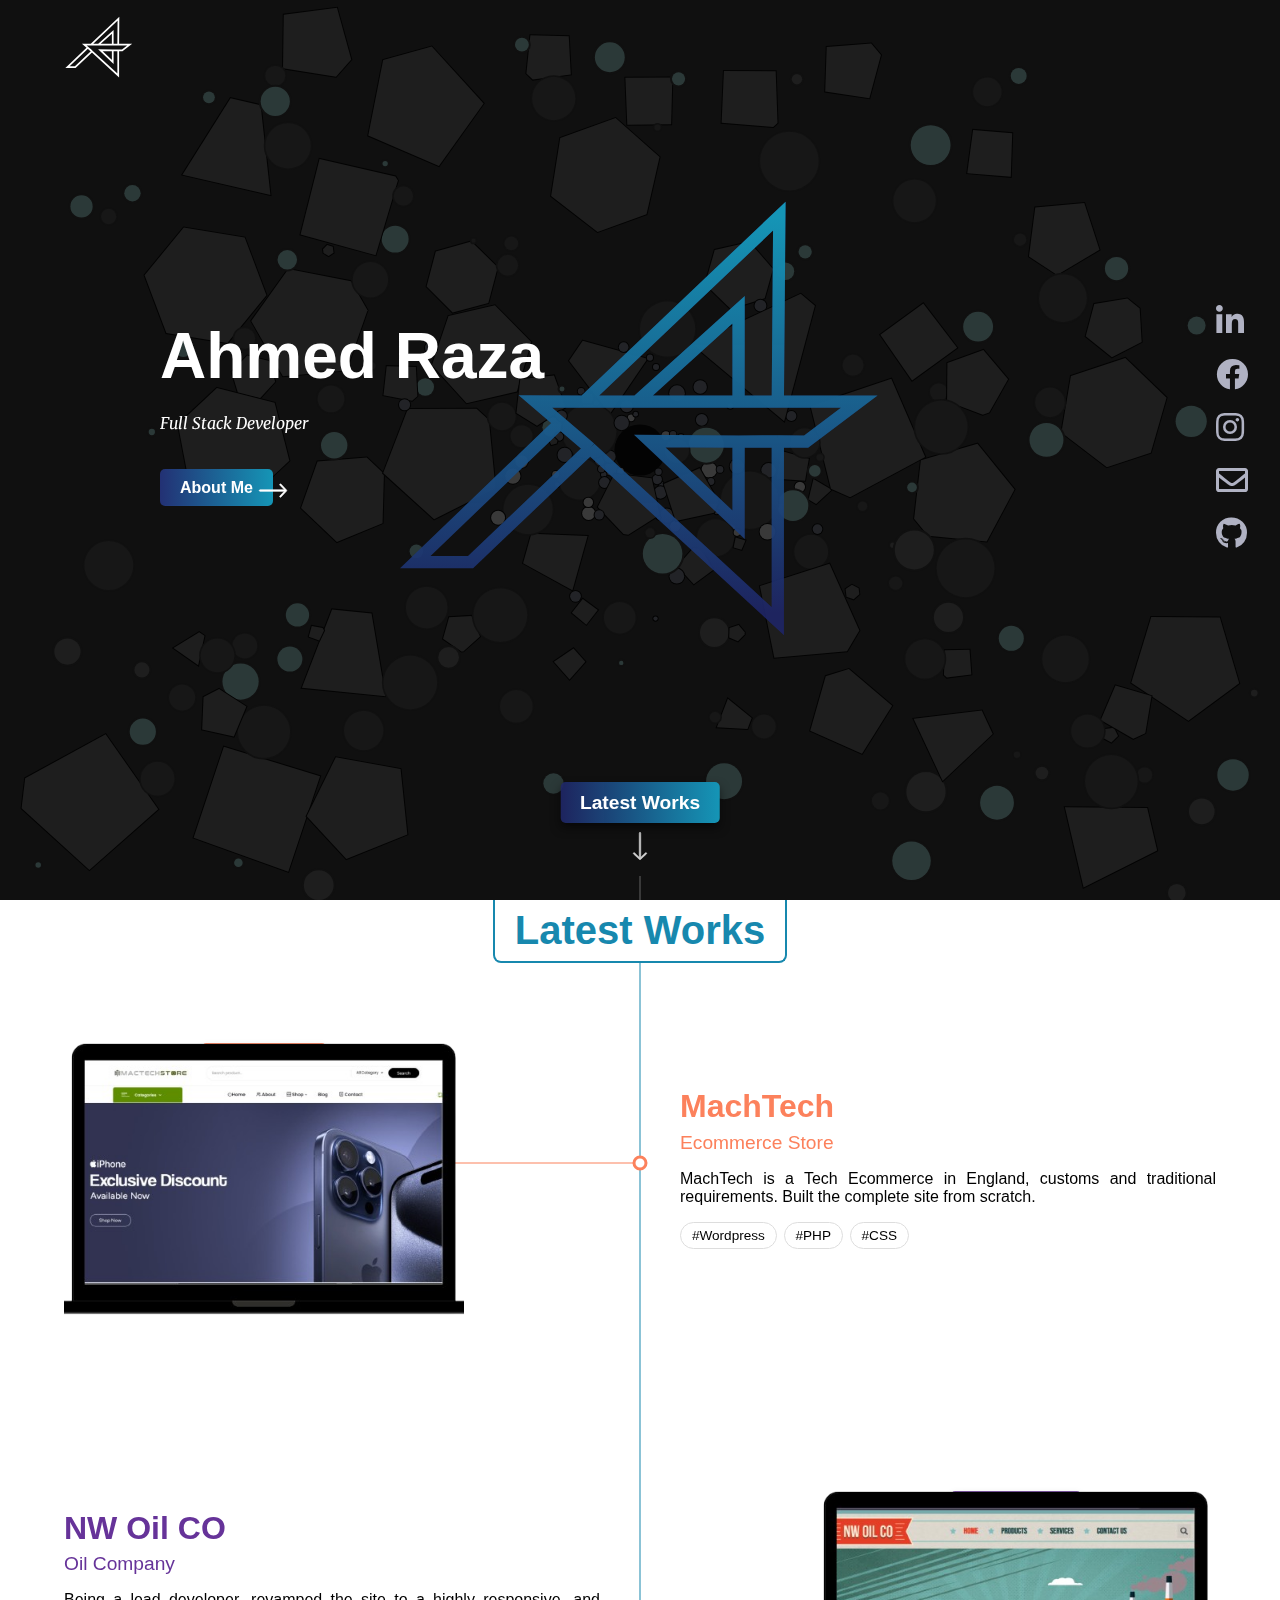
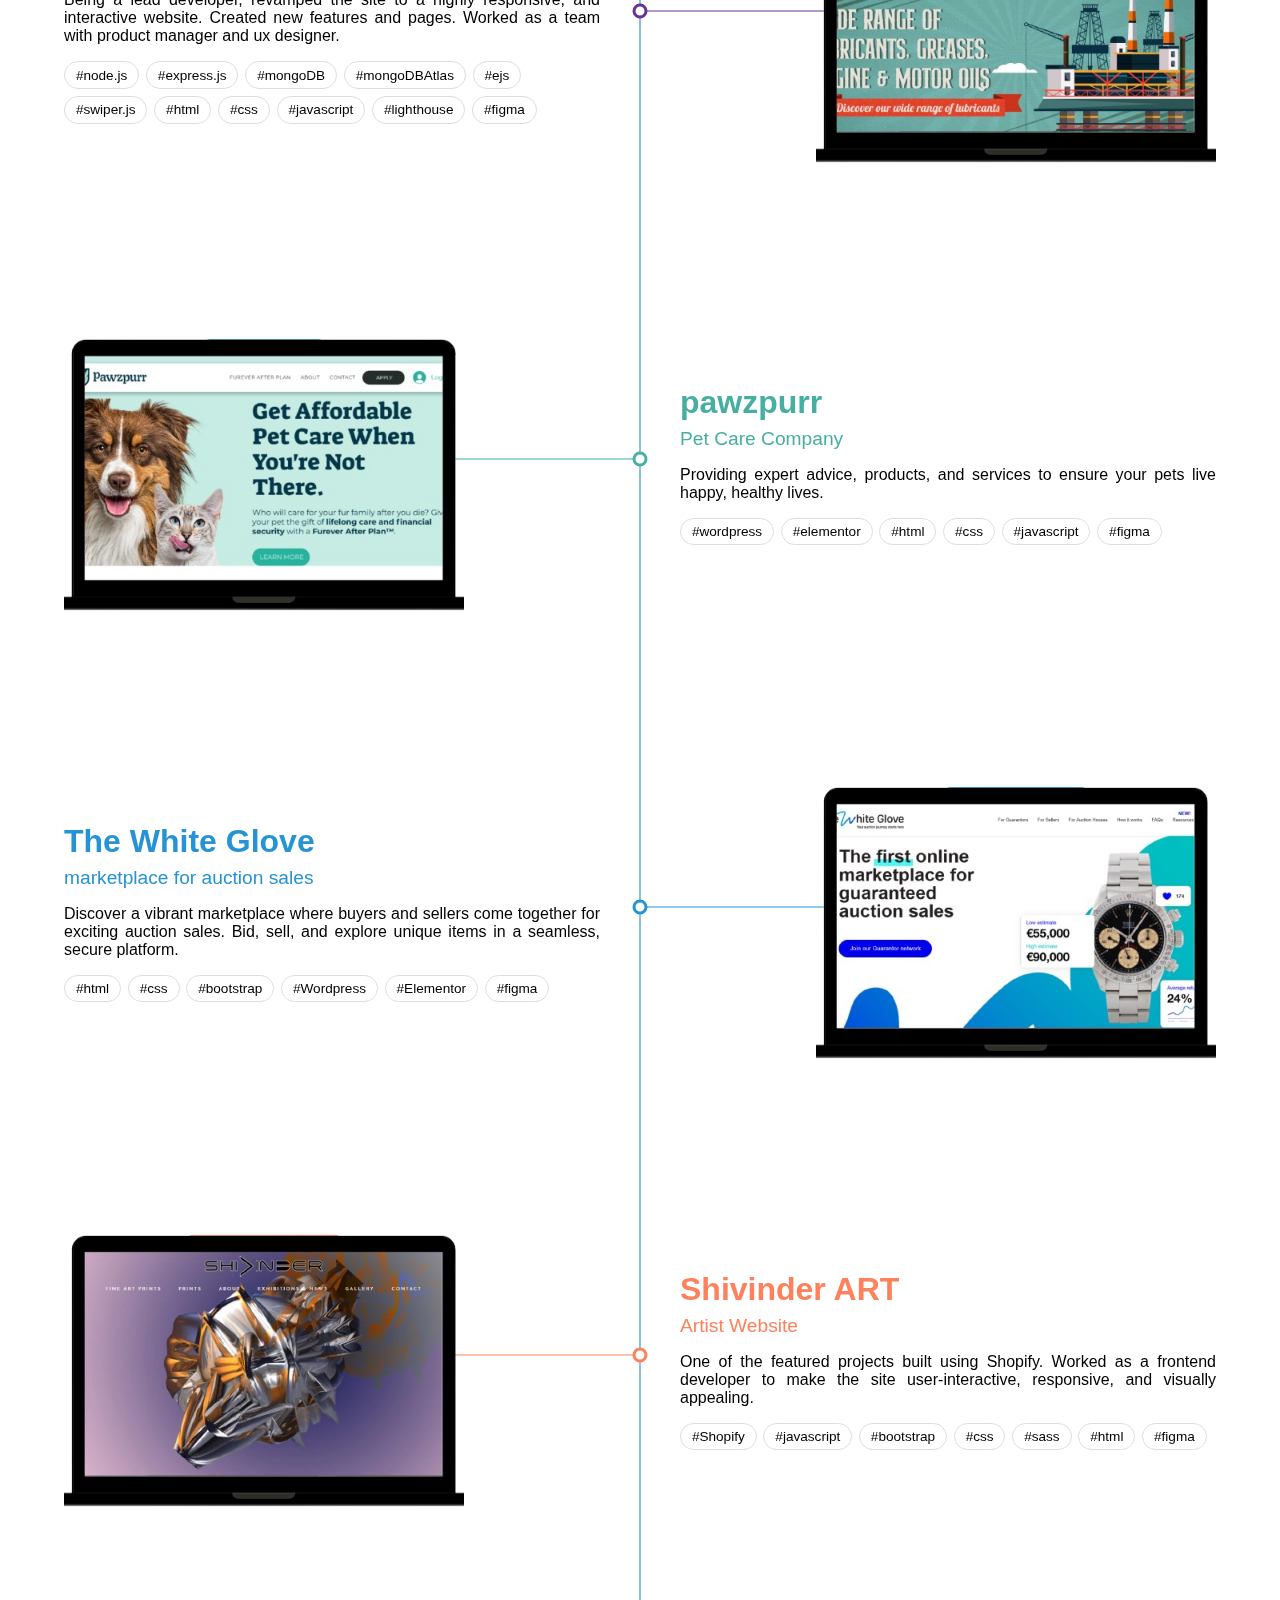
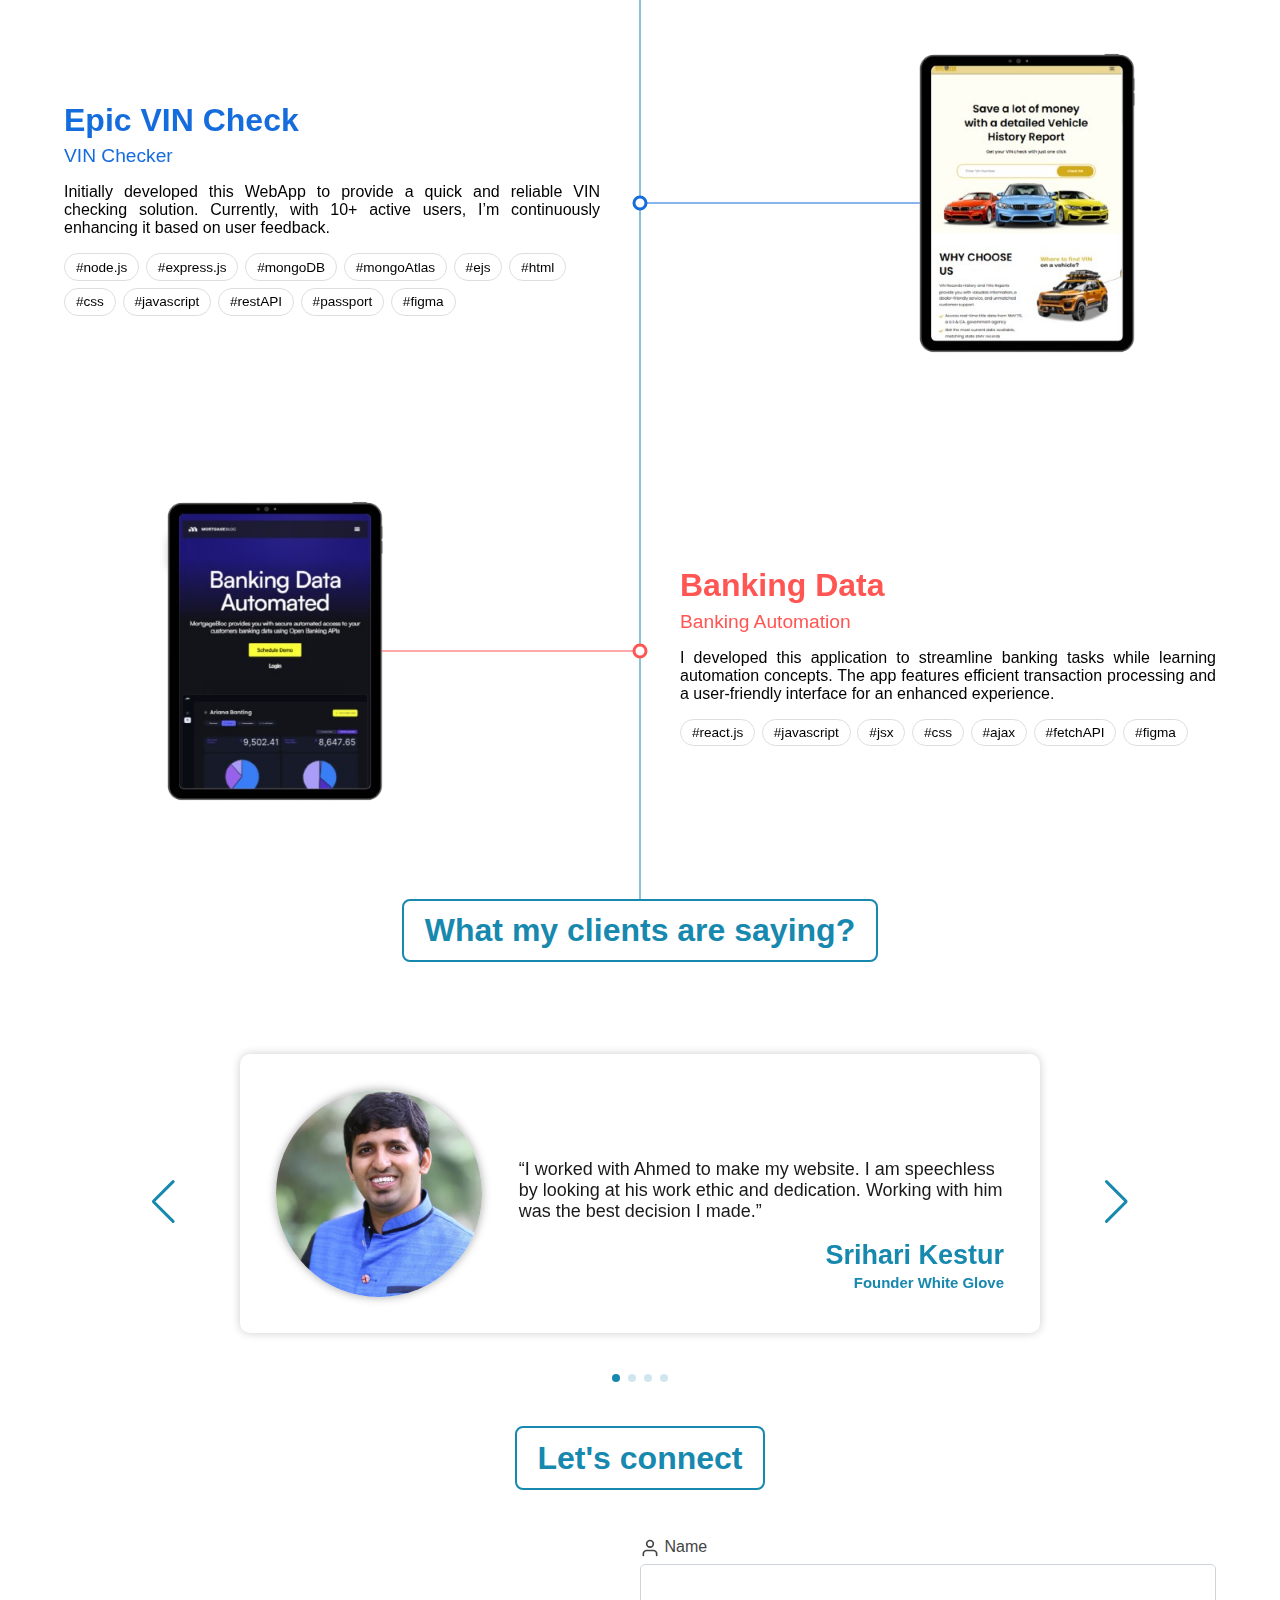
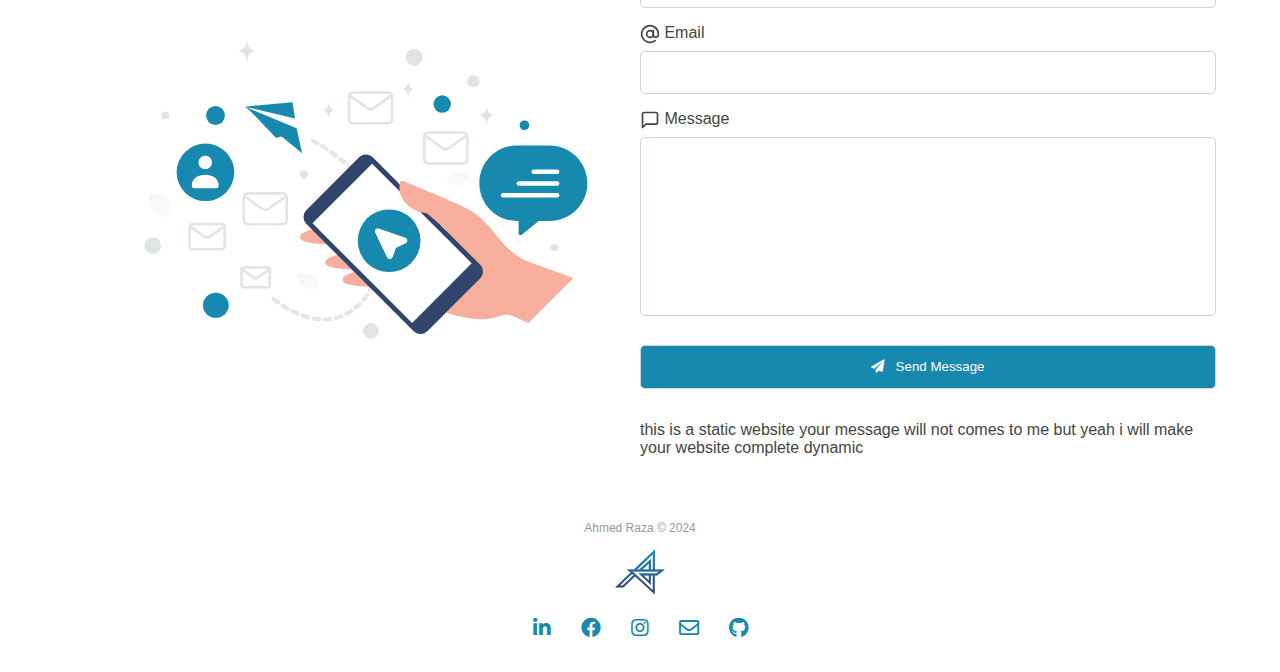
<file: portfooooooooolililil/ahmed/index.html>
<!DOCTYPE html>
<html lang="en">

  
<!-- Mirrored from anuragsinghbam.netlify.app/ by HTTrack Website Copier/3.x [XR&CO'2014], Fri, 15 Nov 2024 16:21:57 GMT -->
<!-- Added by HTTrack --><meta http-equiv="content-type" content="text/html;charset=UTF-8" /><!-- /Added by HTTrack -->
<head>
    <meta charset="UTF-8" />
    <meta http-equiv="X-UA-Compatible" content="IE=edge" />
    <meta name="viewport" content="width=device-width, initial-scale=1.0" />
    <link rel="stylesheet" href="style.css" />
    <link rel="icon" href="images/name-logo-favicon.svg" type="image/gif" sizes="16x16" />

    <!-- Fontawesome -->
    <link href="../pro.fontawesome.com/releases/v5.10.0/css/all.css" rel="stylesheet" />

    <!-- Calendar -->
    <link rel="stylesheet"
      href="../cdn.jsdelivr.net/gh/IonicaBizau/github-calendar%40gh-pages/dist/github-calendar.css" />

    <!-- Swiper JS -->
    <link rel="stylesheet" href="../unpkg.com/swiper%4011.1.14/swiper-bundle.min.css" />

    <title>Ahmed Raza</title>
  </head>

  <body id="body-container">
    <section class="main-section">
      <div class="hero-section">
        <nav class="navbar">
          <div class="logo">
            <a href="index.html">
              <img src="images/name-logo-white.svg" alt="logo" />
            </a>
          </div>
          <div class="nav-links">
            <!-- Theme toggle icons -->
            <div class="theme-toggler" style="display:none">
              <img src="images/moon.png" alt="Dark theme toggle" id="icon">
            </div>
            <div class="phone-icon" style="display:none">
              <a href="five.html" target="_blank"><img src="images/phone.svg" alt="phone icon" draggable="false" /></a>
            </div>
            <div class="whatsapp-icon">
              <!-- <a href="five.html"
                target="_blank"><img class="" width="24" height="24" src="images/telegram.svg" alt="telegram icon"
                  draggable="false" /></a> -->
            </div>
          </div>
        </nav>
        <div class="hero-section-text">
          <div class="hero-content">
            <h1>Ahmed Raza</h1>
            <p>Full Stack Developer</p>
            <div class="about-me-btn">
              <span class="about-me-text">About Me</span>
              <div class="right-arrow">
                <img src="images/right-arrow.svg" alt="right-arrow" draggable="false" />
              </div>
            </div>
          </div>
          <div class="name-logo">
            <img src="images/name-logo.svg" alt="name logo" />
          </div>
        </div>
        <div class="about-section">
          <div class="x-icon">
            <img src="images/x.svg" alt="x icon" draggable="false" />
          </div>
          <div class="about-me">
            <div class="about-me-text">
              <h2 class="about-me-title">ABOUT ME</h2>
              <p class="about-me-detail">
                I help business owners and busy web developers to design &
                develop creative websites that fits their vision and attracts
                the visitors to stay for ever. Technologies and tools that I use
                to create such awesome websites.
              </p>

              <ul class="about-me-detail">
                <li>#javascript</li>
                <li>#react.js</li>
                <li>#redux</li>
                <li>#node.js</li>
                <li>#express.js</li>
                <li>#mongoDB</li>
                <li>#mongoose</li>
                <li>#cloudinary</li>
                <li>#ejs</li>
                <li>#html</li>
                <li>#css</li>
                <li>#sass</li>
                <li>#bootstrap</li>
                <li>#tailwind</li>
                <li>#git</li>
                <li>#github</li>
                <li>#aws</li>
                <li>#terminal</li>
                <li>#adobeXD</li>
                <li>#figma</li>
                <li>Shopify</li>
                <li>#Wordpress</li>


              </ul>

              <div class="top-skills">
                <h2 class="mern">Full Stack</h2>

                <div class="top-skills-icons">
                  <div class="mongodb-icon">
                    <div class="tooltip">mongoDB</div>

                    <svg xmlns="http://www.w3.org/2000/svg" width="50" height="50" viewBox="0 0 24 24" fill="#47A248"
                      stroke="none" stroke-width="2" stroke-linecap="round" stroke-linejoin="round" class="">
                      <path
                        d="M17.18 9.518c-1.263-5.56-4.242-7.387-4.562-8.086C12.266.939 11.885 0 11.885 0c-.002.019-.004.031-.005.049v.013h-.001c-.002.015-.003.025-.004.039v.015h-.002c0 .01-.002.018-.002.026v.026h-.003c-.001.008-.001.018-.003.025v.021h-.002c0 .007 0 .015-.002.021v.02h-.002c0 .01-.001.022-.002.032v.002c-.003.017-.006.034-.009.05v.008h-.002c-.001.004-.003.008-.003.012v.017h-.003v.022h-.005v.018h-.005v.021h-.004v.019h-.004v.017h-.006v.014h-.004v.018h-.004v.014h-.005v.013H11.8v.015h-.004c-.001.001-.001.003-.001.004v.01h-.003c-.001.002-.001.004-.001.006v.006h-.002c-.001.003-.002.008-.002.01-.003.007-.007.014-.01.021v.002c-.002.002-.004.005-.005.007v.008h-.004v.008h-.005v.008h-.003v.01h-.006v.014h-.004v.004h-.004v.008h-.004v.011h-.004v.008h-.006v.011h-.004v.008h-.005v.008h-.003v.01h-.005v.008h-.004v.006h-.004v.008h-.006V.76h-.004v.006h-.005v.008h-.004v.011h-.005v.004h-.003v.008h-.006v.004h-.004v.01h-.004v.004h-.004v.008h-.005v.006h-.003l-.002.004v.004h-.002c-.001.002-.002.002-.002.004v.001h-.001c-.001.003-.002.005-.004.007v.003h-.001c-.005.006-.008.012-.012.018v.001c-.002.002-.007.006-.009.01v.002h-.001c-.001.001-.003.002-.003.003v.003h-.002l-.003.003v.001h-.001c0 .001-.002.002-.003.004v.004h-.003l-.002.002v.002h-.002c0 .002-.002.002-.002.003v.003h-.004c0 .001-.001.002-.002.003V.92h-.003v.004h-.004V.93h-.004v.008h-.005V.93h-.005v.004h-.004V.94h-.005v.008h-.005v.004h-.004v.006h-.004v.004h-.004V.97h-.006v.004h-.004V.98h-.005v.004h-.004v.005h-.005v.01h-.002v.004h-.006v.005h-.004v.002h-.004v.004h-.005v.01h-.004v.004h-.005v.004h-.004v.006h-.005v.004h-.005v.004h-.004v.004h-.004v.01h-.004v.005h-.006v.004h-.004v.004h-.005v.006h-.004v.004h-.005v.007h-.004v.004h-.006V1.1h-.002v.004h-.004v.004h-.005v.004h-.004v.006h-.005v.004h-.003c-.001.001-.001.002-.001.002v.002h-.002l-.004.004s-.002.002-.004.003v.006h-.004v.005h-.004v.004h-.004v.004h-.003l-.003.003v.003h-.002l-.002.002v.003h-.002c-.005.006-.007.01-.014.016-.002.002-.008.007-.012.01-.012.008-.027.021-.039.032-.008.005-.016.012-.022.017v.001h-.001c-.016.013-.031.025-.049.039v.001c-.024.02-.047.039-.074.062V1.34h-.002c-.057.047-.117.1-.186.159V1.5h-.001c-.169.148-.37.338-.595.568l-.015.015-.004.004C9 3.494 6.857 6.426 6.631 11.164c-.02.392-.016.773.006 1.144v.009c.109 1.867.695 3.461 1.428 4.756v.001c.292.516.607.985.926 1.405v.001c1.102 1.455 2.227 2.317 2.514 2.526.441 1.023.4 2.779.4 2.779l.644.215s-.131-1.701.053-2.522c.057-.257.192-.476.349-.662.106-.075.42-.301.797-.645.018-.019.028-.036.044-.054 1.521-1.418 4.362-4.91 3.388-10.599z">
                      </path>
                    </svg>
                    <h2 style="color: #47a248">M</h2>
                  </div>

                  <div class="express-icon">
                    <div class="tooltip">Express.JS</div>

                    <svg xmlns="http://www.w3.org/2000/svg" viewBox="0 0 32 32" width="50" height="50">
                      <g fill="#ffff">
                        <path
                          d="M32 24.795c-1.164.296-1.884.013-2.53-.957l-4.594-6.356-.664-.88-5.365 7.257c-.613.873-1.256 1.253-2.4.944l6.87-9.222-6.396-8.33c1.1-.214 1.86-.105 2.535.88l4.765 6.435 4.8-6.4c.615-.873 1.276-1.205 2.38-.883l-2.48 3.288-3.36 4.375c-.4.5-.345.842.023 1.325L32 24.795zM.008 15.427l.562-2.764C2.1 7.193 8.37 4.92 12.694 8.3c2.527 1.988 3.155 4.8 3.03 7.95H1.48c-.214 5.67 3.867 9.092 9.07 7.346 1.825-.613 2.9-2.042 3.438-3.83.273-.896.725-1.036 1.567-.78-.43 2.236-1.4 4.104-3.45 5.273-3.063 1.75-7.435 1.184-9.735-1.248C1 21.6.434 19.812.18 17.9c-.04-.316-.12-.617-.18-.92q.008-.776.008-1.552zm1.498-.38h12.872c-.084-4.1-2.637-7.012-6.126-7.037-3.83-.03-6.58 2.813-6.746 7.037z" />
                      </g>
                    </svg>
                    <h2>E</h2>
                  </div>

                  <div class="react-icon">
                    <div class="tooltip">React.JS</div>

                    <svg width="50" height="50" viewBox="175.7 78 490.6 436.9" xmlns="http://www.w3.org/2000/svg">
                      <g fill="#61dafb">
                        <path
                          d="m666.3 296.5c0-32.5-40.7-63.3-103.1-82.4 14.4-63.6 8-114.2-20.2-130.4-6.5-3.8-14.1-5.6-22.4-5.6v22.3c4.6 0 8.3.9 11.4 2.6 13.6 7.8 19.5 37.5 14.9 75.7-1.1 9.4-2.9 19.3-5.1 29.4-19.6-4.8-41-8.5-63.5-10.9-13.5-18.5-27.5-35.3-41.6-50 32.6-30.3 63.2-46.9 84-46.9v-22.3c-27.5 0-63.5 19.6-99.9 53.6-36.4-33.8-72.4-53.2-99.9-53.2v22.3c20.7 0 51.4 16.5 84 46.6-14 14.7-28 31.4-41.3 49.9-22.6 2.4-44 6.1-63.6 11-2.3-10-4-19.7-5.2-29-4.7-38.2 1.1-67.9 14.6-75.8 3-1.8 6.9-2.6 11.5-2.6v-22.3c-8.4 0-16 1.8-22.6 5.6-28.1 16.2-34.4 66.7-19.9 130.1-62.2 19.2-102.7 49.9-102.7 82.3 0 32.5 40.7 63.3 103.1 82.4-14.4 63.6-8 114.2 20.2 130.4 6.5 3.8 14.1 5.6 22.5 5.6 27.5 0 63.5-19.6 99.9-53.6 36.4 33.8 72.4 53.2 99.9 53.2 8.4 0 16-1.8 22.6-5.6 28.1-16.2 34.4-66.7 19.9-130.1 62-19.1 102.5-49.9 102.5-82.3zm-130.2-66.7c-3.7 12.9-8.3 26.2-13.5 39.5-4.1-8-8.4-16-13.1-24-4.6-8-9.5-15.8-14.4-23.4 14.2 2.1 27.9 4.7 41 7.9zm-45.8 106.5c-7.8 13.5-15.8 26.3-24.1 38.2-14.9 1.3-30 2-45.2 2-15.1 0-30.2-.7-45-1.9-8.3-11.9-16.4-24.6-24.2-38-7.6-13.1-14.5-26.4-20.8-39.8 6.2-13.4 13.2-26.8 20.7-39.9 7.8-13.5 15.8-26.3 24.1-38.2 14.9-1.3 30-2 45.2-2 15.1 0 30.2.7 45 1.9 8.3 11.9 16.4 24.6 24.2 38 7.6 13.1 14.5 26.4 20.8 39.8-6.3 13.4-13.2 26.8-20.7 39.9zm32.3-13c5.4 13.4 10 26.8 13.8 39.8-13.1 3.2-26.9 5.9-41.2 8 4.9-7.7 9.8-15.6 14.4-23.7 4.6-8 8.9-16.1 13-24.1zm-101.4 106.7c-9.3-9.6-18.6-20.3-27.8-32 9 .4 18.2.7 27.5.7 9.4 0 18.7-.2 27.8-.7-9 11.7-18.3 22.4-27.5 32zm-74.4-58.9c-14.2-2.1-27.9-4.7-41-7.9 3.7-12.9 8.3-26.2 13.5-39.5 4.1 8 8.4 16 13.1 24s9.5 15.8 14.4 23.4zm73.9-208.1c9.3 9.6 18.6 20.3 27.8 32-9-.4-18.2-.7-27.5-.7-9.4 0-18.7.2-27.8.7 9-11.7 18.3-22.4 27.5-32zm-74 58.9c-4.9 7.7-9.8 15.6-14.4 23.7-4.6 8-8.9 16-13 24-5.4-13.4-10-26.8-13.8-39.8 13.1-3.1 26.9-5.8 41.2-7.9zm-90.5 125.2c-35.4-15.1-58.3-34.9-58.3-50.6s22.9-35.6 58.3-50.6c8.6-3.7 18-7 27.7-10.1 5.7 19.6 13.2 40 22.5 60.9-9.2 20.8-16.6 41.1-22.2 60.6-9.9-3.1-19.3-6.5-28-10.2zm53.8 142.9c-13.6-7.8-19.5-37.5-14.9-75.7 1.1-9.4 2.9-19.3 5.1-29.4 19.6 4.8 41 8.5 63.5 10.9 13.5 18.5 27.5 35.3 41.6 50-32.6 30.3-63.2 46.9-84 46.9-4.5-.1-8.3-1-11.3-2.7zm237.2-76.2c4.7 38.2-1.1 67.9-14.6 75.8-3 1.8-6.9 2.6-11.5 2.6-20.7 0-51.4-16.5-84-46.6 14-14.7 28-31.4 41.3-49.9 22.6-2.4 44-6.1 63.6-11 2.3 10.1 4.1 19.8 5.2 29.1zm38.5-66.7c-8.6 3.7-18 7-27.7 10.1-5.7-19.6-13.2-40-22.5-60.9 9.2-20.8 16.6-41.1 22.2-60.6 9.9 3.1 19.3 6.5 28.1 10.2 35.4 15.1 58.3 34.9 58.3 50.6-.1 15.7-23 35.6-58.4 50.6z">
                        </path>
                        <circle cx="420.9" cy="296.5" r="45.7"></circle>
                      </g>
                    </svg>
                    <h2 style="color: #61dafb">R</h2>
                  </div>

                  <div class="node-icon">
                    <div class="tooltip">Node.JS</div>

                    <svg width="50" height="50" viewBox="0 0 256 282" xmlns="http://www.w3.org/2000/svg"
                      preserveAspectRatio="xMinYMin meet">
                      <g fill="#8CC84B">
                        <path
                          d="M116.504 3.58c6.962-3.985 16.03-4.003 22.986 0 34.995 19.774 70.001 39.517 104.99 59.303 6.581 3.707 10.983 11.031 10.916 18.614v118.968c.049 7.897-4.788 15.396-11.731 19.019-34.88 19.665-69.742 39.354-104.616 59.019-7.106 4.063-16.356 3.75-23.24-.646-10.457-6.062-20.932-12.094-31.39-18.15-2.137-1.274-4.546-2.288-6.055-4.36 1.334-1.798 3.719-2.022 5.657-2.807 4.365-1.388 8.374-3.616 12.384-5.778 1.014-.694 2.252-.428 3.224.193 8.942 5.127 17.805 10.403 26.777 15.481 1.914 1.105 3.852-.362 5.488-1.274 34.228-19.345 68.498-38.617 102.72-57.968 1.268-.61 1.969-1.956 1.866-3.345.024-39.245.006-78.497.012-117.742.145-1.576-.767-3.025-2.192-3.67-34.759-19.575-69.5-39.18-104.253-58.76a3.621 3.621 0 0 0-4.094-.006C91.2 39.257 56.465 58.88 21.712 78.454c-1.42.646-2.373 2.071-2.204 3.653.006 39.245 0 78.497 0 117.748a3.329 3.329 0 0 0 1.89 3.303c9.274 5.259 18.56 10.481 27.84 15.722 5.228 2.814 11.647 4.486 17.407 2.33 5.083-1.823 8.646-7.01 8.549-12.407.048-39.016-.024-78.038.036-117.048-.127-1.732 1.516-3.163 3.2-3 4.456-.03 8.918-.06 13.374.012 1.86-.042 3.14 1.823 2.91 3.568-.018 39.263.048 78.527-.03 117.79.012 10.464-4.287 21.85-13.966 26.97-11.924 6.177-26.662 4.867-38.442-1.056-10.198-5.09-19.93-11.097-29.947-16.55C5.368 215.886.555 208.357.604 200.466V81.497c-.073-7.74 4.504-15.197 11.29-18.85C46.768 42.966 81.636 23.27 116.504 3.58z">
                        </path>
                        <path
                          d="M146.928 85.99c15.21-.979 31.493-.58 45.18 6.913 10.597 5.742 16.472 17.793 16.659 29.566-.296 1.588-1.956 2.464-3.472 2.355-4.413-.006-8.827.06-13.24-.03-1.872.072-2.96-1.654-3.195-3.309-1.268-5.633-4.34-11.212-9.642-13.929-8.139-4.075-17.576-3.87-26.451-3.785-6.479.344-13.446.905-18.935 4.715-4.214 2.886-5.494 8.712-3.99 13.404 1.418 3.369 5.307 4.456 8.489 5.458 18.33 4.794 37.754 4.317 55.734 10.626 7.444 2.572 14.726 7.572 17.274 15.366 3.333 10.446 1.872 22.932-5.56 31.318-6.027 6.901-14.805 10.657-23.56 12.697-11.647 2.597-23.734 2.663-35.562 1.51-11.122-1.268-22.696-4.19-31.282-11.768-7.342-6.375-10.928-16.308-10.572-25.895.085-1.619 1.697-2.748 3.248-2.615 4.444-.036 8.888-.048 13.332.006 1.775-.127 3.091 1.407 3.182 3.08.82 5.367 2.837 11 7.517 14.182 9.032 5.827 20.365 5.428 30.707 5.591 8.568-.38 18.186-.495 25.178-6.158 3.689-3.23 4.782-8.634 3.785-13.283-1.08-3.925-5.186-5.754-8.712-6.95-18.095-5.724-37.736-3.647-55.656-10.12-7.275-2.571-14.31-7.432-17.105-14.906-3.9-10.578-2.113-23.662 6.098-31.765 8.006-8.06 19.563-11.164 30.551-12.275z">
                        </path>
                      </g>
                    </svg>
                    <h2 style="color: #8cc84b">N</h2>
                  </div>
                </div>
              </div>
            </div>
          </div>
          <div class="illustration">
            <div class="coder-img-container">
              <img class="coder-img" src="images/coder.svg" alt="coder image" draggable="false" />
            </div>
          </div>
        </div>
        <ul class="social-links">
          <li class="linkedin-icon">
            <a href="https://www.linkedin.com/in/ahmed-raza-stack" target="_blank"><i
                class="fab fa-linkedin-in"></i></a>
          </li>
          <li class="twitter-icon">
            <a href="https://www.facebook.com/profile.php?id=100053135592615" target="_blank"><i class="fab fa-facebook"></i></a>
          </li>
          <li class="instagram-icon">
            <a href="https://www.instagram.com/ahwedraza/" target="_blank"><i class="fab fa-instagram"></i></a>
          </li>
          <li class="gmail-icon">
            <a href="mailto:stokesroot23@gmail.com" target="_blank"><i class="far fa-envelope"></i></a>
          </li>
          <li class="github-icon">
            <a href="https://github.com/ahwedraz" target="_blank"><i class="fab fa-github"></i></a>
          </li>
        </ul>
        <div class="latest-works-link">Latest Works</div>

        <img class="down-arrow" src="images/right-arrow.svg" alt="down arrow" />
        <div class="latest-works-arrow"></div>
      </div>
      <div id="wrapper-canvas"></div>
      <div class="overlay"></div>
      <div class="overlay2"></div>
    </section>

    <section class="work-section">
      <h2>Latest Works</h2>

      <div class="project project0">
        <div class="project-img">
          <div class="project-img-wrapper">
            <a href="https://mactechstore.co.uk/" target="_blank">
              <img src="projec-11-removebg-preview.png" alt="project image" draggable="false" />
            </a>
            <a href="https://mactechstore.co.uk/" target="_blank">
              <span class="visit-site">MachTech
                <svg xmlns="http://www.w3.org/2000/svg" width="16" height="16" viewBox="0 0 24 24" fill="none"
                  stroke="currentColor" stroke-width="2" stroke-linecap="round" stroke-linejoin="round"
                  class="feather feather-external-link">
                  <path d="M18 13v6a2 2 0 0 1-2 2H5a2 2 0 0 1-2-2V8a2 2 0 0 1 2-2h6"></path>
                  <polyline points="15 3 21 3 21 9"></polyline>
                  <line x1="10" y1="14" x2="21" y2="3"></line>
                </svg>
              </span>
            </a>
          </div>
        </div>
        <div class="project-details">
          <h3>MachTech</h3>
          <span>Ecommerce Store</span>
          <p>
            MachTech is a Tech Ecommerce in England, customs and traditional requirements. Built the complete site from scratch.
          </p>

          <ul>
            <li>#Wordpress</li>
            <li>#PHP</li>
            <li>#CSS</li>
            



            
          </ul>
        </div>
        <a class="circle-dot" href="https://nwoilco.com/" target="_blank"></a>
        <div class="circle-extension"></div>
      </div>
      <div class="project project1">
        <div class="project-details">
          <h3>NW Oil CO</h3>
          <span>Oil Company</span>
          <p>
            Being a lead developer, revamped the site to a highly responsive,
            and interactive website. Created new features and pages. Worked as a
            team with product manager and ux designer.
          </p>

          <ul>
            <li>#node.js</li>
            <li>#express.js</li>
            <li>#mongoDB</li>
            <li>#mongoDBAtlas</li>
            <li>#ejs</li>
            <li>#swiper.js</li>
            <li>#html</li>
            <li>#css</li>
            <li>#javascript</li>
            <li>#lighthouse</li>
            <li>#figma</li>
          </ul>
        </div>
        <div class="project-img">
          <div class="project-img-wrapper">
            <a href="https://nwoilco.com/" target="_blank">
              <img src="projec-22-removebg-preview.png" alt="project image" draggable="false" />
            </a>
            <a href="https://nwoilco.com/" target="_blank">
              <span class="visit-site">NW Oil CO
                <svg xmlns="http://www.w3.org/2000/svg" width="16" height="16" viewBox="0 0 24 24" fill="none"
                  stroke="currentColor" stroke-width="2" stroke-linecap="round" stroke-linejoin="round"
                  class="feather feather-external-link">
                  <path d="M18 13v6a2 2 0 0 1-2 2H5a2 2 0 0 1-2-2V8a2 2 0 0 1 2-2h6"></path>
                  <polyline points="15 3 21 3 21 9"></polyline>
                  <line x1="10" y1="14" x2="21" y2="3"></line>
                </svg>
              </span>
            </a>
          </div>
        </div>
        <a class="circle-dot" href="https://nwoilco.com/" target="_blank"> </a>
        <div class="circle-extension"></div>
      </div>
      <div class="project project2">
        <div class="project-img">
          <div class="project-img-wrapper">
            <a href="https://www.pawzpurr.com/" target="_blank">
              <img src="projec-3__1_-removebg-preview.png" alt="project image" draggable="false" />
            </a>
            <a href="https://www.pawzpurr.com/" target="_blank">
              <span class="visit-site">pawzpurr
                <svg xmlns="http://www.w3.org/2000/svg" width="16" height="16" viewBox="0 0 24 24" fill="none"
                  stroke="currentColor" stroke-width="2" stroke-linecap="round" stroke-linejoin="round"
                  class="feather feather-external-link">
                  <path d="M18 13v6a2 2 0 0 1-2 2H5a2 2 0 0 1-2-2V8a2 2 0 0 1 2-2h6"></path>
                  <polyline points="15 3 21 3 21 9"></polyline>
                  <line x1="10" y1="14" x2="21" y2="3"></line>
                </svg>
              </span>
            </a>
          </div>
        </div>
        <div class="project-details">
          <h3>pawzpurr</h3>
          <span>Pet Care Company</span>
          <p>
            Providing expert advice, products, and services to ensure your pets live happy, healthy lives.
          </p>

          <ul>
            <li>#wordpress</li>
            <li>#elementor</li>
            <li>#html</li>
            <li>#css</li>
            <li>#javascript</li>
            <li>#figma</li>
          </ul>
        </div>
        <a class="circle-dot" href="https://www.pawzpurr.com/" target="_blank"></a>
        <div class="circle-extension"></div>
      </div>
      <div class="project project3">
        <div class="project-details">
          <h3>The White Glove</h3>
          <span>marketplace for auction sales
            </span>
          <p>
            Discover a vibrant marketplace where buyers and sellers come together for exciting auction sales. Bid, sell, and explore unique items in a seamless, secure platform.
          </p>

          <ul>
            <li>#html</li>
            <li>#css</li>
            <li>#bootstrap</li>
            <li>#Wordpress</li>
            <li>#Elementor</li>
            <li>#figma</li>
          </ul>
        </div>
        <div class="project-img">
          <div class="project-img-wrapper">
            <a href="https://thewhiteglove.art/" target="_blank">
              <img src="projec-4-removebg-preview.png" alt="project image" draggable="false" />
            </a>

            <a href="https://thewhiteglove.art/" target="_blank">
              <span class="visit-site">Money Arjan
                <svg xmlns="http://www.w3.org/2000/svg" width="16" height="16" viewBox="0 0 24 24" fill="none"
                  stroke="currentColor" stroke-width="2" stroke-linecap="round" stroke-linejoin="round"
                  class="feather feather-external-link">
                  <path d="M18 13v6a2 2 0 0 1-2 2H5a2 2 0 0 1-2-2V8a2 2 0 0 1 2-2h6"></path>
                  <polyline points="15 3 21 3 21 9"></polyline>
                  <line x1="10" y1="14" x2="21" y2="3"></line>
                </svg>
              </span>
            </a>
          </div>
        </div>
        <a class="circle-dot" href="https://thewhiteglove.art/" target="_blank"></a>
        <div class="circle-extension"></div>
      </div>
      <div class="project project4">
        <div class="project-img">
          <div class="project-img-wrapper">
            <a href="https://shivinder.co.uk/" target="_blank">
              <img src="projec-5-removebg-preview.png" alt="project image" draggable="false" />
            </a>
            <a href="https://shivinder.co.uk/" target="_blank">
              <span class="visit-site">Shivinder ART
                <svg xmlns="http://www.w3.org/2000/svg" width="16" height="16" viewBox="0 0 24 24" fill="none"
                  stroke="currentColor" stroke-width="2" stroke-linecap="round" stroke-linejoin="round"
                  class="feather feather-external-link">
                  <path d="M18 13v6a2 2 0 0 1-2 2H5a2 2 0 0 1-2-2V8a2 2 0 0 1 2-2h6"></path>
                  <polyline points="15 3 21 3 21 9"></polyline>
                  <line x1="10" y1="14" x2="21" y2="3"></line>
                </svg>
              </span>
            </a>
          </div>
        </div>
        <div class="project-details">
          <h3>Shivinder ART</h3>
          <span>Artist Website</span>
          <p>
            One of the featured projects built using Shopify. Worked as a frontend developer to make the site user-interactive, responsive, and visually appealing.
          </p>

          <ul>
            <li>#Shopify</li>
            <li>#javascript</li>
            <li>#bootstrap</li>
            <li>#css</li>
            <li>#sass</li>
            <li>#html</li>
            <li>#figma</li>
          </ul>
        </div>
        <a class="circle-dot" href="https://shivinder.co.uk/" target="_blank"></a>
        <div class="circle-extension"></div>
      </div>
      <div class="project project5">
        <div class="project-details">
          <h3>Epic VIN Check</h3>
          <span>VIN Checker</span>
          <p>
            Initially developed this WebApp to provide a quick and reliable VIN checking solution. Currently, with 10+ active users, I’m continuously enhancing it based on user feedback.
          </p>
          <ul>
            <li>#node.js</li>
            <li>#express.js</li>
            <li>#mongoDB</li>
            <li>#mongoAtlas</li>
            <li>#ejs</li>
            <li>#html</li>
            <li>#css</li>
            <li>#javascript</li>
            <li>#restAPI</li>
            <li>#passport</li>
            <li>#figma</li>
          </ul>
        </div>
        <div class="project-img">
          <div class="project-img-wrapper">
            <a href="https://epicvincheck.com/" target="_blank">
              <img src="project6-removebg-preview.png" alt="project image" draggable="false" />
            </a>

            <a href="https://epicvincheck.com/" target="_blank">
              <span class="visit-site">VIN Checker
                <svg xmlns="http://www.w3.org/2000/svg" width="16" height="16" viewBox="0 0 24 24" fill="none"
                  stroke="currentColor" stroke-width="2" stroke-linecap="round" stroke-linejoin="round"
                  class="feather feather-external-link">
                  <path d="M18 13v6a2 2 0 0 1-2 2H5a2 2 0 0 1-2-2V8a2 2 0 0 1 2-2h6"></path>
                  <polyline points="15 3 21 3 21 9"></polyline>
                  <line x1="10" y1="14" x2="21" y2="3"></line>
                </svg>
              </span>
            </a>
          </div>
        </div>
        <a class="circle-dot" href="https://epicvincheck.com/" target="_blank"></a>
        <div class="circle-extension"></div>
      </div>
      <div class="project project6">
        <div class="project-img">
          <div class="project-img-wrapper">
            <a href="https://www.mgb.ai/" target="_blank">
              <img src="project6__1_-removebg-preview.png" alt="project image" draggable="false" />
            </a>
            <a href="https://www.mgb.ai/" target="_blank">
              <span class="visit-site">Currency Converter
                <svg xmlns="http://www.w3.org/2000/svg" width="16" height="16" viewBox="0 0 24 24" fill="none"
                  stroke="currentColor" stroke-width="2" stroke-linecap="round" stroke-linejoin="round"
                  class="feather feather-external-link">
                  <path d="M18 13v6a2 2 0 0 1-2 2H5a2 2 0 0 1-2-2V8a2 2 0 0 1 2-2h6"></path>
                  <polyline points="15 3 21 3 21 9"></polyline>
                  <line x1="10" y1="14" x2="21" y2="3"></line>
                </svg>
              </span>
            </a>
          </div>
        </div>
        <div class="project-details">
          <h3>Banking Data</h3>
          <span>Banking Automation</span>
          <p>
            I developed this application to streamline banking tasks while learning automation concepts. The app features efficient transaction processing and a user-friendly interface for an enhanced experience.
          </p>

          <ul>
            <li>#react.js</li>
            <li>#javascript</li>
            <li>#jsx</li>
            <li>#css</li>
            <li>#ajax</li>
            <li>#fetchAPI</li>
            <li>#figma</li>
          </ul>
        </div>
        <a class="circle-dot" href="https://www.mgb.ai/" target="_blank"></a>
        <div class="circle-extension"></div>
      </div>

      <div class="vertical-line"></div>
    </section>

    <section class="testimonial-section">
      <h2 class="testimonial-title">What my clients are saying?</h2>
      <div class="swiper mySwiper">
        <div class="swiper-wrapper">

          <div class="swiper-slide">
            <div class="swiper-card">
              <div class="testimonial-image">
                <img src="images/Srihari.webp" alt="testimonial 2" />
              </div>
              <div class="testimonial-text">
                <p>
                  “I worked with Ahmed to make my website. I
                  am speechless by looking at his work ethic and dedication.
                  Working with him was the best decision I made.”
                </p>
                <h2>Srihari Kestur </h2>
                <h5>Founder White Glove</h5>
              </div>
            </div>
          </div>
          <div class="swiper-slide">
            <div class="swiper-card">
              <div class="testimonial-image">
                <img src="usman bg remove.png" alt="testimonial 3" />
              </div>
              <div class="testimonial-text">
                <p>
                  "Ahmed is a talented, committed individual who will leave no
                  stone unturned in his pursuit to provide with the best. His
                  attention to detail and in-depth experience in the of web
                  development is indeed commendable. He has exhibited exemplary
                  skills in the field, and I hope to see all the great projects
                  coming up!”
                </p>
                <h2>Usman Ashraf </h2>
                <h5>Founder, Pawapurr</h5>
              </div>
            </div>
          </div>
          
          <div class="swiper-slide">
            <div class="swiper-card">
              <div class="testimonial-image">
                <img src="AdobeStock_325735908_Preview-removebg-preview.png" alt="testimonial 1" />
              </div>
              <div class="testimonial-text">
                <p>
                  “Ahmed was a wonderful developer to work with! He anticipated
                  everything I need to consider for my website. He also went
                  the extra mile and added details that I hadn't considered! He
                  is helping my business grow, and I will definitely work with
                  him again!”
                </p>
                <h2>Eric</h2>
                <h5>NW Manager</h5>
              </div>
            </div>
          </div>
          
          <div class="swiper-slide">
            <div class="swiper-card">
              <div class="testimonial-image">
                <img src="images/gautham.webp" alt="testimonial 3" />
              </div>
              <div class="testimonial-text">
                <p>
                  “I can bet that it's too hard to find professional developers
                  like Ahmed. He could peek inside my mind and made the site
                  exactly as I wanted. Much appreciated”
                </p>
                <h2>Gautham Chengappa</h2>
                <h5>Web Developer, UX Consultancy</h5>
              </div>
            </div>
          </div>
        </div>
        <div class="swiper-pagination"></div>
        <div class="swiper-button-next"></div>
        <div class="swiper-button-prev"></div>
      </div>
    </section>

    <section class="contact-section">
      <h2>Let's connect</h2>
      <div class="contact-form">
        <div class="contact-img">
          <img src="images/contact-me.svg" alt="constact image" draggable="false" />
        </div>
        <!-- class label1 ,label2,label3 added to form labels -->
        <form class='contact' method='POST' name='contact'><input type='hidden' name='form-name' value='contact' />
          <label for="name" class="label1">
            <svg xmlns="http://www.w3.org/2000/svg" width="20" height="20" viewBox="0 0 24 24" fill="none"
              stroke="currentColor" stroke-width="2" stroke-linecap="round" stroke-linejoin="round"
              class="feather feather-user">
              <path d="M20 21v-2a4 4 0 0 0-4-4H8a4 4 0 0 0-4 4v2"></path>
              <circle cx="12" cy="7" r="4"></circle>
            </svg>
            Name</label>
          <input type="text" name="Name" id="name" required />
          <label for="email" class="label2">
            <svg xmlns="http://www.w3.org/2000/svg" width="20" height="20" viewBox="0 0 24 24" fill="none"
              stroke="currentColor" stroke-width="2" stroke-linecap="round" stroke-linejoin="round"
              class="feather feather-at-sign">
              <circle cx="12" cy="12" r="4"></circle>
              <path d="M16 8v5a3 3 0 0 0 6 0v-1a10 10 0 1 0-3.92 7.94"></path>
            </svg>
            Email</label>
          <input type="email" name="Email" id="email" required />
          <label for="message" class="label3">
            <svg xmlns="http://www.w3.org/2000/svg" width="20" height="20" viewBox="0 0 24 24" fill="none"
              stroke="currentColor" stroke-width="2" stroke-linecap="round" stroke-linejoin="round"
              class="feather feather-message-square">
              <path d="M21 15a2 2 0 0 1-2 2H7l-4 4V5a2 2 0 0 1 2-2h14a2 2 0 0 1 2 2z"></path>
            </svg>
            Message</label>
          <textarea name="message" id="message" cols="25" rows="10" required></textarea>
          <button class="submit-btn" type="submit">
            <i class="fas fa-paper-plane"></i> &nbsp; Send Message
          </button>

          <p>this is a static website your message will not comes to me but yeah i will make your website complete dynamic</p>
        </form>
      </div>
    </section>

    <footer>
      <p>Ahmed Raza &copy; 2024</p>
      <div class="black-logo">
        <svg width="50" height="50" viewBox="0 0 406 368" fill="none" xmlns="http://www.w3.org/2000/svg">
          <path
            d="M314.899 203.5L314.899 349.43L162.5 209.053M314.899 203.5L283.037 203.586M314.899 203.5L337.881 203.586L381 171.109L314.899 171.109M162.5 209.053L118.044 170.96L157.5 171.109M162.5 209.053L65.5 301.465L20.5595 301.465L137.482 189.156M200.5 171.109L283.037 96.5L283.037 171.109M200.5 171.109L283.037 171.109M200.5 171.109L157.5 171.109M283.037 203.586L210.846 203.123L283.037 271.086L283.037 203.586ZM283.037 171.109L314.899 171.109M157.5 171.109L316.135 20.4322L314.899 171.109"
            stroke="#1F2667" stroke-opacity="0.9" stroke-width="16" />
          <path
            d="M314.899 203.5L314.899 349.43L162.5 209.053M314.899 203.5L283.037 203.586M314.899 203.5L337.881 203.586L381 171.109L314.899 171.109M162.5 209.053L118.044 170.96L157.5 171.109M162.5 209.053L65.5 301.465L20.5595 301.465L137.482 189.156M200.5 171.109L283.037 96.5L283.037 171.109M200.5 171.109L283.037 171.109M200.5 171.109L157.5 171.109M283.037 203.586L210.846 203.123L283.037 271.086L283.037 203.586ZM283.037 171.109L314.899 171.109M157.5 171.109L316.135 20.4322L314.899 171.109"
            stroke="url(#paint0_linear)" stroke-width="16" />
          <defs>
            <linearGradient id="paint0_linear" x1="205.549" y1="20.0169" x2="204.338" y2="342.461"
              gradientUnits="userSpaceOnUse">
              <stop stop-color="#1595B6" />
              <stop offset="1" stop-color="#1595B6" stop-opacity="0" />
            </linearGradient>
          </defs>
        </svg>

        <span>To Top</span>
      </div>
      <ul class="social-links">
        <li class="linkedin-icon">
          <a href="https://www.linkedin.com/in/ahmed-raza-stack/" target="_blank"><i
              class="fab fa-linkedin-in"></i></a>
        </li>
        <li class="twitter-icon">
          <a href="https://www.facebook.com/profile.php?id=100053135592615" target="_blank"><i class="fab fa-facebook"></i></a>
        </li>
        <li class="instagram-icon">
          <a href="https://www.instagram.com/ahwedraza/" target="_blank"><i class="fab fa-instagram"></i></a>
        </li>
        <li class="gmail-icon">
          <a href="mailto:stokesroot23@gmail.com" target="_blank"><i class="far fa-envelope"></i></a>
        </li>
        <li class="github-icon">
          <a href="https://github.com/ahwedraz" target="_blank"><i class="fab fa-github"></i></a>
        </li>
      </ul>
    </footer>

   

    <!-- Matter JS -->
    <script src="../cdnjs.cloudflare.com/ajax/libs/matter-js/0.12.0/matter.min.js"></script>
    <script src="../cdn.jsdelivr.net/npm/matter-wrap%400.2.0/build/matter-wrap.min.js"></script>
    <script src="../cdn.jsdelivr.net/npm/matter-attractors%400.1.6/build/matter-attractors.min.js"></script>

    <!-- jQuery -->
    <script src="../cdnjs.cloudflare.com/ajax/libs/jquery/3.4.1/jquery.min.js"></script>

    <!-- Swiper JS -->
    <script src="../unpkg.com/swiper%4011.1.14/swiper-bundle.min.js"></script>

    <script src="matter.js"></script>
    <script src="script.js"></script>

    <!-- <script> (function (a, b, c, d, e, f, g) { c[d] = c[d] || function () { (c[d].q = c[d].q || []).push(arguments); }; c['_lsAlias'] = c[d]; e = a.createElement(b); e.type = 'text/javascript'; e.async = true; e.src = 'https://app.chatsupport.co/api/client/get/script/LS-ba6d1ece'; f = function () { g = a.getElementsByTagName(b)[0]; g.parentNode.insertBefore(e, g); }; c.addEventListener('load', f); })(document, 'script', window, '_ls'); _ls('init', { 'projectId': 'LS-ba6d1ece' });</script> -->
  </body>


<!-- Mirrored from anuragsinghbam.netlify.app/ by HTTrack Website Copier/3.x [XR&CO'2014], Fri, 15 Nov 2024 16:22:25 GMT -->
</html>
</file>
<file: portfooooooooolililil/ahmed/style.css>
@import url("https://fonts.googleapis.com/css2?family=Dancing+Script:wght@400;500;600;700&amp;display=swap");
@import url("https://fonts.googleapis.com/css2?family=Merriweather:ital,wght@0,300;0,400;0,700;1,300;1,400&amp;family=Nunito:wght@300;400;600;700;800;900&amp;family=Russo+One&amp;family=Spartan:wght@700;800;900&amp;display=swap");
:root {
  --dark: #111111;
  --lightDark: #191919;
  --myDark: #27292d;
  --light: #ffffff;
  --lightGrey: #ddd;
}
/* when dark theme toggle is pressed  */
.dark-theme{
  background-color: var(--lightDark);
  color: var(--light);
  transition: 0.3s ease-in-out;
}

html {
  scroll-behavior: smooth;
}

.lorem {
  color: #000000;
}

body {
  margin: 0;
  font-family: Arial, Helvetica, sans-serif;
  font-family: "Nunito", sans-serif;
}

* {
  -webkit-box-sizing: border-box;
          box-sizing: border-box;
}

a {
  color: var(--light);
  text-decoration: none;
}

ul {
  padding: 0;
}

li {
  list-style: none;
}

canvas {
  -ms-touch-action: auto;
      touch-action: auto;
  margin-bottom: -1em;
}
/* sun and moon icon for theme toggle */
#icon {
  width: 30px;
  cursor: pointer;
  color: var(--light);
}
.main-section {
  background: var(--dark);
  color: var(--light);
  height: 100vh;
}
.main-section .hero-section {
  width: 80%;
  margin: 0 auto;
  max-width: 1600px;
  pointer-events: none;
}
.main-section .hero-section .navbar {
  display: -webkit-box;
  display: -ms-flexbox;
  display: flex;
  -webkit-box-align: center;
      -ms-flex-align: center;
          align-items: center;
  -webkit-box-pack: justify;
      -ms-flex-pack: justify;
          justify-content: space-between;
  max-width: 1170px;
  -webkit-transition: opacity 0.2s ease-in-out;
  transition: opacity 0.2s ease-in-out;
  z-index: 30;
  position: absolute;
  width: 90%;
  left: 50%;
  -webkit-transform: translateX(-50%);
          transform: translateX(-50%);
  top: 0;
}
.main-section .hero-section .navbar .logo {
  font-family: "Dancing Script", cursive;
  font-size: 1.5em;
  font-weight: 700;
  pointer-events: all;
  margin-top: 0.5em;
  -webkit-transition: opacity 0.1s ease-in-out;
  transition: opacity 0.1s ease-in-out;
}
.main-section .hero-section .navbar .logo:hover {
  opacity: 0.8;
}
.main-section .hero-section .navbar .logo a {
  display: block;
}
.main-section .hero-section .navbar h2 {
  margin-top: 0.5em;
}
.main-section .hero-section .navbar.hidden {
  opacity: 0;
  pointer-events: none;
}
.main-section .hero-section .navbar .nav-links {
  display: -webkit-box;
  display: -ms-flexbox;
  display: flex;
  pointer-events: all;
}
.main-section .hero-section .navbar .nav-links div {
  cursor: pointer;
}
.main-section .hero-section .navbar .nav-links .moon-icon {
  display: none;
}
.main-section .hero-section .navbar .nav-links .phone-icon:hover {
  -webkit-animation: shake 4s ease-in-out infinite;
          animation: shake 4s ease-in-out infinite;
}
.main-section .hero-section .navbar .nav-links .whatsapp-icon-img {
  -webkit-transition: -webkit-transform 0.2s ease-in-out;
  transition: -webkit-transform 0.2s ease-in-out;
  transition: transform 0.2s ease-in-out;
  transition: transform 0.2s ease-in-out, -webkit-transform 0.2s ease-in-out;
}
.main-section .hero-section .navbar .nav-links .whatsapp-icon-img:hover {
  -webkit-animation: popShake 4s ease-in-out infinite;
          animation: popShake 4s ease-in-out infinite;
}
.main-section .hero-section .navbar .nav-links .sun-icon-img {
  -webkit-transition: -webkit-transform 0.2s;
  transition: -webkit-transform 0.2s;
  transition: transform 0.2s;
  transition: transform 0.2s, -webkit-transform 0.2s;
}
.main-section .hero-section .navbar .nav-links .sun-icon-img:hover {
  -webkit-transform: rotate(90deg);
          transform: rotate(90deg);
}
.main-section .hero-section .navbar .nav-links div + div {
  margin-left: 2.5em;
}
.main-section .hero-section .hero-section-text {
  position: absolute;
  top: 50%;
  -webkit-transform: translateY(-70%);
          transform: translateY(-70%);
  width: 100%;
  left: 0;
  z-index: 20;
}
.main-section .hero-section .hero-section-text .hero-content {
  width: 80%;
  max-width: 1170px;
  margin: 0 auto;
  padding: 0 2em;
}
.main-section .hero-section .hero-section-text .hero-content h1 {
  font-size: 4em;
  font-family: "Spartan", sans-serif;
  margin: 0;
}
@media (max-width: 1000px) {
  .main-section .hero-section .hero-section-text .hero-content h1 {
    font-size: 3em;
  }
}
@media (max-width: 650px) {
  .main-section .hero-section .hero-section-text .hero-content h1 {
    font-size: 2em;
  }
}
.main-section .hero-section .hero-section-text .hero-content p {
  font-family: "Merriweather", serif;
  font-style: italic;
  margin: 1.25em 0 2.25em;
}
.main-section .hero-section .hero-section-text .hero-content .about-me-btn {
  display: inline-block;
  background: -webkit-gradient(linear, right top, left top, from(#1595b6), to(rgba(31, 38, 103, 0.9)));
  background: linear-gradient(to left, #1595b6, rgba(31, 38, 103, 0.9));
  background-color: #4595eb;
  border-radius: 5px;
  padding: 0.6em 1.25em;
  font-weight: 800;
  position: relative;
  cursor: pointer;
  pointer-events: all;
  -webkit-transition: -webkit-transform 0.1s ease-in-out;
  transition: -webkit-transform 0.1s ease-in-out;
  transition: transform 0.1s ease-in-out;
  transition: transform 0.1s ease-in-out, -webkit-transform 0.1s ease-in-out;
}
.main-section .hero-section .hero-section-text .hero-content .about-me-btn:hover {
  -webkit-transform: scale(1.1);
          transform: scale(1.1);
}
.main-section .hero-section .hero-section-text .hero-content .about-me-btn:hover .right-arrow {
  right: -25%;
}
.main-section .hero-section .hero-section-text .hero-content .right-arrow {
  position: absolute;
  top: 10%;
  right: -20%;
  -webkit-transition: right 0.2s ease-in-out;
  transition: right 0.2s ease-in-out;
}
@media (max-width: 650px) {
  .main-section .hero-section .hero-section-text .hero-content .right-arrow {
    display: none;
  }
}
@media (max-width: 650px) {
  .main-section .hero-section .hero-section-text .hero-content {
    margin-top: 1.2em;
  }
}
.main-section .hero-section .hero-section-text .name-logo {
  position: absolute;
  top: 0;
  left: 50%;
  width: 650px;
  -webkit-transform: translate(-50%, -28%);
          transform: translate(-50%, -28%);
  z-index: -2;
}
.main-section .hero-section .hero-section-text .name-logo img {
  width: 100%;
}
@media (max-width: 1500px) {
  .main-section .hero-section .hero-section-text .name-logo {
    width: 500px;
  }
}
@media (max-width: 650px) {
  .main-section .hero-section .hero-section-text .name-logo {
    width: 350px;
    top: -2em;
  }
}
@media (max-width: 460px) {
  .main-section .hero-section .hero-section-text .name-logo {
    width: 300px;
    -webkit-transform: translate(-50%, -10%);
            transform: translate(-50%, -10%);
  }
}
@media (max-width: 360px) {
  .main-section .hero-section .hero-section-text .name-logo {
    width: 200px;
  }
}
@media (max-width: 650px) {
  .main-section .hero-section .hero-section-text {
    -webkit-transform: translateY(-60%);
            transform: translateY(-60%);
  }
}
.main-section .hero-section .about-section {
  width: 90%;
  max-width: 1200px;
  height: 700px;
  background: var(--lightDark);
  border-radius: 10px;
  position: fixed;
  top: 50%;
  left: 25%;
  pointer-events: none;
  -webkit-transform: translate(-50%, -45%) scale(0);
          transform: translate(-50%, -45%) scale(0);
  display: -webkit-box;
  display: -ms-flexbox;
  display: flex;
  overflow: hidden;
  z-index: 1000;
  -webkit-transition: left 0.2s ease-in-out, -webkit-transform 0.2s ease-in-out;
  transition: left 0.2s ease-in-out, -webkit-transform 0.2s ease-in-out;
  transition: transform 0.2s ease-in-out, left 0.2s ease-in-out;
  transition: transform 0.2s ease-in-out, left 0.2s ease-in-out, -webkit-transform 0.2s ease-in-out;
}
.main-section .hero-section .about-section .x-icon {
  background: #666af6;
  background: #27292d;
  border-radius: 50%;
  position: absolute;
  width: 30px;
  height: 30px;
  right: 15px;
  top: 15px;
  display: -webkit-box;
  display: -ms-flexbox;
  display: flex;
  -webkit-box-align: center;
      -ms-flex-align: center;
          align-items: center;
  -webkit-box-pack: center;
      -ms-flex-pack: center;
          justify-content: center;
  cursor: pointer;
  -webkit-transition: -webkit-transform 0.15s ease-in-out;
  transition: -webkit-transform 0.15s ease-in-out;
  transition: transform 0.15s ease-in-out;
  transition: transform 0.15s ease-in-out, -webkit-transform 0.15s ease-in-out;
  -webkit-box-shadow: 0 0 5px rgba(0, 0, 0, 0.75);
          box-shadow: 0 0 5px rgba(0, 0, 0, 0.75);
}
.main-section .hero-section .about-section .x-icon img {
  vertical-align: middle;
  width: 50%;
}
.main-section .hero-section .about-section .x-icon:hover {
  -webkit-transform: rotate(90deg) scale(1.05);
          transform: rotate(90deg) scale(1.05);
  -webkit-box-shadow: 0 0 10px rgba(0, 0, 0, 0.5);
          box-shadow: 0 0 10px rgba(0, 0, 0, 0.5);
}
.main-section .hero-section .about-section .about-me {
  width: 100%;
  display: -webkit-box;
  display: -ms-flexbox;
  display: flex;
  -webkit-box-align: center;
      -ms-flex-align: center;
          align-items: center;
}
.main-section .hero-section .about-section .about-me .about-me-text {
  width: 65%;
  margin: 0 auto;
}
.main-section .hero-section .about-section .about-me .about-me-text ul {
  display: -webkit-box;
  display: -ms-flexbox;
  display: flex;
  -ms-flex-wrap: wrap;
      flex-wrap: wrap;
  font-size: 0.85em;
}
.main-section .hero-section .about-section .about-me .about-me-text ul li {
  border: 1px solid #444;
  padding: 0.4em 0.8em;
  border-radius: 50px;
  margin-bottom: 0.5em;
  margin-right: 0.5em;
}
.main-section .hero-section .about-section .about-me .about-me-text .about-me-title {
  color: #1788ae;
}
.main-section .hero-section .about-section .about-me .about-me-text .mern {
  margin-bottom: 2.2em;
  margin-top: 2em;
  color: #1788ae;
}
.main-section .hero-section .about-section .about-me .about-me-text .top-skills-icons {
  display: -webkit-box;
  display: -ms-flexbox;
  display: flex;
  margin-top: 1.5em;
  position: relative;
}
.main-section .hero-section .about-section .about-me .about-me-text .top-skills-icons h2 {
  margin-top: 0.5em;
}
.main-section .hero-section .about-section .about-me .about-me-text .top-skills-icons .mongodb-icon .tooltip {
  background-color: #47a248;
  color: var(--light);
}
.main-section .hero-section .about-section .about-me .about-me-text .top-skills-icons .express-icon .tooltip {
  background-color: var(--light);
}
.main-section .hero-section .about-section .about-me .about-me-text .top-skills-icons .react-icon .tooltip {
  background-color: #61dafb;
}
.main-section .hero-section .about-section .about-me .about-me-text .top-skills-icons .node-icon .tooltip {
  background-color: #8cc84b;
  margin-left: -2px;
}
@media (max-width: 1000px) {
  .main-section .hero-section .about-section .about-me .about-me-text .top-skills-icons {
    -webkit-box-pack: center;
        -ms-flex-pack: center;
            justify-content: center;
  }
  .main-section .hero-section .about-section .about-me .about-me-text .about-me-title,
.main-section .hero-section .about-section .about-me .about-me-text .mern {
    text-align: center;
  }
  .main-section .hero-section .about-section .about-me .about-me-text .about-me-detail {
    width: 90%;
    margin: 0 auto;
    text-align: justify;
  }
  .main-section .hero-section .about-section .about-me .about-me-text .about-me-detail + .about-me-detail {
    margin-top: 0.75em;
  }
}
@media (max-width: 400px) {
  .main-section .hero-section .about-section .about-me .about-me-text .top-skills-icons {
    -webkit-box-pack: center;
        -ms-flex-pack: center;
            justify-content: center;
    font-size: 0.7em;
  }
  .main-section .hero-section .about-section .about-me .about-me-text .top-skills-icons svg {
    width: 35px;
    height: 35px;
  }
  .main-section .hero-section .about-section .about-me .about-me-text .about-me-title,
.main-section .hero-section .about-section .about-me .about-me-text .mern {
    text-align: center;
  }
  .main-section .hero-section .about-section .about-me .about-me-text .mern {
    margin-top: 1em;
    margin-bottom: 1.5em;
  }
  .main-section .hero-section .about-section .about-me .about-me-text .about-me-detail {
    width: 90%;
    margin: 0 auto;
    text-align: justify;
  }
}
.main-section .hero-section .about-section .about-me .about-me-text .top-skills-icons div {
  display: -webkit-box;
  display: -ms-flexbox;
  display: flex;
  -webkit-box-orient: vertical;
  -webkit-box-direction: normal;
      -ms-flex-direction: column;
          flex-direction: column;
  -webkit-box-align: center;
      -ms-flex-align: center;
          align-items: center;
  cursor: context-menu;
}
.main-section .hero-section .about-section .about-me .about-me-text .top-skills-icons div .tooltip {
  background-color: #8cc84b;
  color: var(--dark);
  padding: 0.5em 1.25em;
  font-weight: 600;
  border-radius: 50px;
  position: absolute;
  margin-bottom: 2em;
  top: -1.25em;
  -webkit-box-shadow: 0 10px 10px rgba(0, 0, 0, 0.5);
          box-shadow: 0 10px 10px rgba(0, 0, 0, 0.5);
  opacity: 0;
  pointer-events: none;
  -webkit-transition: top 0.25s cubic-bezier(0.68, -0.55, 0.265, 1.55), opacity 0.25s cubic-bezier(0.68, -0.55, 0.265, 1.55);
  transition: top 0.25s cubic-bezier(0.68, -0.55, 0.265, 1.55), opacity 0.25s cubic-bezier(0.68, -0.55, 0.265, 1.55);
}
.main-section .hero-section .about-section .about-me .about-me-text .top-skills-icons div .tooltip::after {
  content: "";
  width: 12px;
  height: 12px;
  background: inherit;
  -webkit-transform: rotate(45deg);
          transform: rotate(45deg);
  position: absolute;
  bottom: -6px;
}
.main-section .hero-section .about-section .about-me .about-me-text .top-skills-icons div:hover .tooltip {
  opacity: 1;
  top: -3.25em;
}
.main-section .hero-section .about-section .about-me .about-me-text .top-skills-icons div + div {
  margin-left: 2em;
}
@media (max-width: 370px) {
  .main-section .hero-section .about-section .about-me {
    zoom: 90%;
  }
}
@media (max-width: 330px) {
  .main-section .hero-section .about-section .about-me {
    zoom: 85%;
  }
}
.main-section .hero-section .about-section .illustration {
  width: 100%;
  display: -webkit-box;
  display: -ms-flexbox;
  display: flex;
  -webkit-box-align: center;
      -ms-flex-align: center;
          align-items: center;
  text-align: center;
}
.main-section .hero-section .about-section .illustration .coder-img {
  width: 100%;
}
@media (max-width: 1000px) {
  .main-section .hero-section .about-section .illustration .coder-img {
    width: 60%;
    min-width: 270px;
  }
}
@media (max-width: 760px) {
  .main-section .hero-section .about-section .illustration {
    display: none;
  }
}
@media (max-width: 1000px) {
  .main-section .hero-section .about-section {
    -webkit-box-orient: vertical;
    -webkit-box-direction: normal;
        -ms-flex-direction: column;
            flex-direction: column;
    -webkit-box-pack: center;
        -ms-flex-pack: center;
            justify-content: center;
    height: 80vh;
    height: -webkit-max-content;
    height: -moz-max-content;
    height: max-content;
    padding: 2em 0;
  }
  .main-section .hero-section .about-me-text {
    width: 90% !important;
  }
}
@media (max-width: 400px) {
  .main-section .hero-section .about-section {
    padding: 1em 0;
  }
}
.main-section .hero-section .about-section.active {
  -webkit-transform: translate(-50%, -50%) scale(1);
          transform: translate(-50%, -50%) scale(1);
  left: 50%;
  pointer-events: all;
}
.main-section .social-links {
  position: absolute;
  font-size: 2em;
  right: 1em;
  top: 44%;
  -webkit-transform: translateY(-50%);
          transform: translateY(-50%);
  pointer-events: all;
  z-index: 22;
}
.main-section .social-links li + li {
  margin-top: 0.5em;
}
.main-section .social-links i {
  color: #b0b2c3;
  -webkit-transition: color 0.1s ease-in-out, -webkit-transform 0.1s ease-in-out;
  transition: color 0.1s ease-in-out, -webkit-transform 0.1s ease-in-out;
  transition: color 0.1s ease-in-out, transform 0.1s ease-in-out;
  transition: color 0.1s ease-in-out, transform 0.1s ease-in-out, -webkit-transform 0.1s ease-in-out;
}
.main-section .social-links li:hover i {
  color: var(--light);
  -webkit-transform: scale(1.1);
          transform: scale(1.1);
}
.main-section .social-links.hidden {
  opacity: 0;
  pointer-events: none;
}
@media (max-width: 650px) {
  .main-section .social-links {
    font-size: 1.5em;
  }
  .main-section .social-links i {
    color: #c3c5d4;
  }
  .main-section .social-links li + li {
    margin-top: 0.75em;
  }
}
.main-section #wrapper-canvas {
  z-index: 10;
  pointer-events: scroll;
}
@media (max-width: 650px) {
  .main-section #wrapper-canvas {
    display: none;
  }
}
.main-section .overlay {
  position: fixed;
  top: 0;
  left: 0;
  right: 0;
  bottom: 0;
  background: var(--dark);
  opacity: 0;
  z-index: 99;
  pointer-events: none;
}
.main-section .overlay.active {
  opacity: 0.7;
  pointer-events: all;
}
.main-section .overlay2 {
  position: absolute;
  top: 0;
  left: 0;
  right: 0;
  bottom: 0;
  background: var(--dark);
  opacity: 0.2;
  z-index: 0;
  pointer-events: none;
}
@media (max-width: 650px) {
  .main-section .overlay2 {
    opacity: 0.4;
  }
}
.main-section .latest-works-link {
  position: absolute;
  background: -webkit-gradient(linear, right top, left top, from(#1595b6), to(rgba(31, 38, 103, 0.9)));
  background: linear-gradient(to left, #1595b6, rgba(31, 38, 103, 0.9));
  font-weight: 700;
  padding: 0.5em 1em;
  font-size: 1.2em;
  border-radius: 5px;
  -webkit-box-shadow: 0 5px 10px rgba(0, 0, 0, 0.5);
          box-shadow: 0 5px 10px rgba(0, 0, 0, 0.5);
  bottom: 4em;
  display: inline-block;
  cursor: pointer;
  pointer-events: all;
  left: 50%;
  -webkit-transform: translate(-50%, 0);
          transform: translate(-50%, 0);
  -webkit-transition: -webkit-transform 0.1s ease-in-out;
  transition: -webkit-transform 0.1s ease-in-out;
  transition: transform 0.1s ease-in-out;
  transition: transform 0.1s ease-in-out, -webkit-transform 0.1s ease-in-out;
  z-index: 10;
}
@media (max-width: 300px) {
  .main-section .latest-works-link {
    font-size: 1em;
  }
}
.main-section .latest-works-link:hover {
  -webkit-transform: translate(-50%, 0) scale(1.1);
          transform: translate(-50%, 0) scale(1.1);
}
.main-section .latest-works-link:hover + .down-arrow {
  bottom: 1.75em;
}
.main-section .down-arrow {
  position: absolute;
  bottom: 2em;
  cursor: pointer;
  pointer-events: all;
  left: 50%;
  -webkit-transform: translate(-60%, 0) rotate(90deg);
          transform: translate(-60%, 0) rotate(90deg);
  -webkit-transition: bottom 0.25s ease-in-out;
  transition: bottom 0.25s ease-in-out;
}
.main-section .down-arrow:hover {
  bottom: 1.75em;
}
.main-section .latest-works-arrow {
  background: #444;
  width: 2px;
  height: 1.5em;
  position: absolute;
  bottom: 0;
  cursor: pointer;
  pointer-events: all;
  left: 50%;
  -webkit-transform: translate(-50%, 0);
          transform: translate(-50%, 0);
}
.main-section .latest-works-arrow:hover ~ .down-arrow {
  bottom: 1.75em;
}

@media (max-width: 650px) {
  .main-section {
    font-size: 0.9em;
  }
}
.work-section {
  /* background-color: var(--light);
  color: var(--dark); */
  position: relative;
  margin: 0 auto;
}
.work-section h2 {
  text-align: center;
  width: -webkit-max-content;
  width: -moz-max-content;
  width: max-content;
  margin: 0 auto;
  padding: 0.2em 0.5em;
  border: 2px solid #1788ae;
  border: 2px solid #1788ae;
  border-top: none;
  border-radius: 0 0 8px 8px;
  font-size: 2.5em;
  background-color: var(--light);
  position: relative;
  z-index: 5;
  color: #1788ae;
  color: #1788ae;
}
@media (max-width: 650px) {
  .work-section h2 {
    font-size: 1.5em;
    border: none;
    padding: 0;
    margin-bottom: 0.8em;
    margin-top: 0.5em;
  }
}
.work-section .project {
  display: -webkit-box;
  display: -ms-flexbox;
  display: flex;
  gap: 5em;
  -webkit-box-align: center;
      -ms-flex-align: center;
          align-items: center;
  margin: 0 auto;
  position: relative;
  width: 90%;
  max-width: 1600px;
  margin-bottom: 3em;
}
.work-section .project .ejs {
  display: -webkit-box;
  display: -ms-flexbox;
  display: flex;
  -webkit-box-align: center;
      -ms-flex-align: center;
          align-items: center;
  font-size: 1.2em;
  cursor: default;
  -webkit-user-select: none;
     -moz-user-select: none;
      -ms-user-select: none;
          user-select: none;
}
.work-section .project ul {
  display: -webkit-box;
  display: -ms-flexbox;
  display: flex;
  -ms-flex-wrap: wrap;
      flex-wrap: wrap;
  font-size: 0.85em;
}
.work-section .project ul li {
  border: 1px solid #ddd;
  padding: 0.4em 0.8em;
  border-radius: 50px;
  margin-bottom: 0.5em;
  margin-right: 0.5em;
}
.work-section .project .project-img {
  position: relative;
  cursor: pointer;
  display: -webkit-box;
  display: -ms-flexbox;
  display: flex;
}
.work-section .project .project-img:nth-child(2) {
  -webkit-box-pack: end;
      -ms-flex-pack: end;
          justify-content: flex-end;
}
@media (max-width: 650px) {
  .work-section .project .project-img:nth-child(2) {
    -webkit-box-pack: center;
        -ms-flex-pack: center;
            justify-content: center;
  }
  .work-section .project .project-img:nth-child(even) {
    -webkit-box-ordinal-group: 0;
        -ms-flex-order: -1;
            order: -1;
  }
}
.work-section .project .project-img a {
  display: -webkit-box;
  display: -ms-flexbox;
  display: flex;
  -webkit-box-pack: center;
      -ms-flex-pack: center;
          justify-content: center;
}
.work-section .project .project-img .project-img-wrapper {
  max-width: 400px;
  display: -webkit-box;
  display: -ms-flexbox;
  display: flex;
  -webkit-box-align: center;
      -ms-flex-align: center;
          align-items: center;
  -webkit-box-pack: center;
      -ms-flex-pack: center;
          justify-content: center;
  position: relative;
}
.work-section .project .project-img .project-img-wrapper img {
  width: 100%;
  max-width: 400px;
  -webkit-transition: -webkit-transform 0.2s ease-in-out;
  transition: -webkit-transform 0.2s ease-in-out;
  transition: transform 0.2s ease-in-out;
  transition: transform 0.2s ease-in-out, -webkit-transform 0.2s ease-in-out;
  z-index: 6;
}
@media (max-width: 650px) {
  .work-section .project .project-img .project-img-wrapper .visit-site {
    top: initial;
    bottom: -2.5em;
    opacity: 1;
    z-index: 80;
    -webkit-box-shadow: 0 0px 5px rgba(0, 0, 0, 0.25);
            box-shadow: 0 0px 5px rgba(0, 0, 0, 0.25);
  }
  .work-section .project .project-img .project-img-wrapper .visit-site::after {
    top: -6px;
    opacity: 0;
  }
}
@media (min-width: 650px) {
  .work-section .project .project-img .project-img-wrapper:hover img {
    -webkit-transform: scale(1.2);
            transform: scale(1.2);
  }
  .work-section .project .project-img .project-img-wrapper:hover .visit-site {
    top: -4em;
  }
}
@media (max-width: 650px) {
  .work-section .project .project-img .project-img-wrapper {
    cursor: default;
  }
  .work-section .project .project-img .project-img-wrapper a:first-child {
    pointer-events: none;
  }
}
@media (max-width: 650px) {
  .work-section .project .project-img {
    -webkit-box-pack: center;
        -ms-flex-pack: center;
            justify-content: center;
    margin-bottom: 2em;
  }
}
.work-section .project .project-details a {
  color: black;
}
.work-section .project .project-details span {
  font-size: 1.2em;
}
.work-section .project .project-details p {
  text-align: justify;
}
.work-section .project .circle-dot {
  width: 15px;
  height: 15px;
  /* background-color: var(--dark); */
  background-color: var(--light);
  border: 3px solid #2694d4;
  position: absolute;
  border-radius: 50%;
  top: 50%;
  left: 50%;
  -webkit-transform: translate(-50%, -50%);
          transform: translate(-50%, -50%);
  -webkit-transition: -webkit-transform 0.05s ease-in-out;
  transition: -webkit-transform 0.05s ease-in-out;
  transition: transform 0.05s ease-in-out;
  transition: transform 0.05s ease-in-out, -webkit-transform 0.05s ease-in-out;
  cursor: pointer;
  z-index: 2;
}
.work-section .project .circle-dot:hover {
  -webkit-transform: translate(-50%, -50%) scale(1.2);
          transform: translate(-50%, -50%) scale(1.2);
}
@media (max-width: 650px) {
  .work-section .project .circle-dot,
.work-section .project .circle-extension {
    display: none;
  }
}
.work-section .project .circle-extension {
  width: 35%;
  height: 1px;
  background-color: #ddd;
  position: absolute;
  top: 50%;
  left: 50%;
  -webkit-transform: translate(-100%, -50%);
          transform: translate(-100%, -50%);
  z-index: 1;
}
.work-section .project .visit-site {
  background: #2694d4;
  color: var(--light);
  padding: 0.5em 1em;
  border-radius: 5px;
  -webkit-box-shadow: 0 5px 10px rgba(0, 0, 0, 0.2);
          box-shadow: 0 5px 10px rgba(0, 0, 0, 0.2);
  display: -webkit-box;
  display: -ms-flexbox;
  display: flex;
  -webkit-box-align: center;
      -ms-flex-align: center;
          align-items: center;
  -webkit-transition: top 0.3s cubic-bezier(0.68, -0.55, 0.265, 1.55);
  transition: top 0.3s cubic-bezier(0.68, -0.55, 0.265, 1.55);
  position: absolute;
  z-index: 5;
  top: 20%;
  left: 50%;
  -webkit-transform: translate(-50%, 0);
          transform: translate(-50%, 0);
  width: -webkit-max-content;
  width: -moz-max-content;
  width: max-content;
}
.work-section .project .visit-site svg {
  margin-left: 0.25em;
}
.work-section .project .visit-site::after {
  content: "";
  width: 12px;
  height: 12px;
  background: inherit;
  -webkit-transform: rotate(45deg) translate(-50%, 50%);
          transform: rotate(45deg) translate(-50%, 50%);
  position: absolute;
  left: 50%;
  bottom: -6px;
}
.work-section .project h3 {
  font-size: 2em;
  margin-bottom: 0.2em;
}
.work-section .project div {
  width: 100%;
}
@media (max-width: 650px) {
  .work-section .project {
    -webkit-box-orient: vertical;
    -webkit-box-direction: normal;
        -ms-flex-direction: column;
            flex-direction: column;
    gap: 0;
  }
}
.work-section .project0 {
  border-radius: 10px;
}
.work-section .project0 .circle-dot {
  border-color: #fc815c;
}
.work-section .project0 h3 {
  color: #fc815c;
}
.work-section .project0 h3 + span {
  color: #fc815c;
}
.work-section .project0 .visit-site {
  background-color: #fc815c;
}
.work-section .project0 .circle-extension {
  background-color: #fc815c;
}
.work-section .project1 {
  border-radius: 10px;
}
.work-section .project1 .circle-dot {
  border-color: #639;
}
.work-section .project1 h3 {
  color: #639;
}
.work-section .project1 h3 + span {
  color: #639;
}
.work-section .project1 .visit-site {
  background-color: #639;
}
.work-section .project1 .circle-extension {
  -webkit-transform: translate(0%, -50%);
          transform: translate(0%, -50%);
  background-color: #639;
}
.work-section .project2 .circle-dot {
  border-color: #47afa1;
}
.work-section .project2 h3 {
  color: #47afa1;
}
.work-section .project2 h3 + span {
  color: #47afa1;
}
.work-section .project2 .visit-site {
  background-color: #47afa1;
}
.work-section .project2 .circle-extension {
  background-color: #47afa1;
}
.work-section .project3 .circle-dot {
  border-color: #2694d4;
}
.work-section .project3 h3 {
  color: #2694d4;
}
.work-section .project3 h3 + span {
  color: #2694d4;
}
.work-section .project3 .circle-extension {
  -webkit-transform: translate(0%, -50%);
          transform: translate(0%, -50%);
  background-color: #2694d4;
}
.work-section .project4 .circle-dot {
  border-color: #fc815c;
}
.work-section .project4 h3 {
  color: #fc815c;
}
.work-section .project4 h3 + span {
  color: #fc815c;
}
.work-section .project4 .visit-site {
  background-color: #fc815c;
}
.work-section .project4 .circle-extension {
  background-color: #fc815c;
}
.work-section .project5 .circle-dot {
  border-color: #156cdd;
}
.work-section .project5 h3 {
  color: #156cdd;
}
.work-section .project5 h3 + span {
  color: #156cdd;
}
.work-section .project5 .visit-site {
  background-color: #156cdd;
}
.work-section .project5 .circle-extension {
  -webkit-transform: translate(0%, -50%);
          transform: translate(0%, -50%);
  background-color: #156cdd;
}
@media (min-width: 650px) {
  .work-section .project5 .project-img-wrapper:hover img {
    -webkit-transform: scale(1.1) !important;
            transform: scale(1.1) !important;
  }
}
.work-section .project6 .circle-dot {
  border-color: #ff5553;
}
.work-section .project6 h3 {
  color: #ff5553;
}
.work-section .project6 h3 + span {
  color: #ff5553;
}
.work-section .project6 .visit-site {
  background-color: #ff5553;
}
.work-section .project6 .circle-extension {
  background-color: #ff5553;
}
@media (min-width: 650px) {
  .work-section .project6 .project-img-wrapper:hover img {
    -webkit-transform: scale(1.1) !important;
            transform: scale(1.1) !important;
  }
}
.work-section .vertical-line {
  width: 2px;
  position: absolute;
  top: 0;
  bottom: -5em;
  background: #1788ae;
  opacity: 0.5;
  left: 50%;
  -webkit-transform: translate(-50%, 0);
          transform: translate(-50%, 0);
  z-index: 0;
}
@media (max-width: 650px) {
  .work-section .vertical-line {
    display: none;
  }
}
.work-section .vertical-line2 {
  width: 2px;
  position: absolute;
  top: -3em;
  bottom: 0;
  background: #eee;
  left: 100%;
  -webkit-transform: translate(-50%, 0);
          transform: translate(-50%, 0);
  z-index: 0;
}

@media (max-width: 650px) {
  .work-section {
    font-size: 0.9em;
  }
  .work-section h2 {
    font-size: 2em;
    margin-bottom: 1em;
  }
}
.testimonial-section .testimonial-title {
  width: -webkit-max-content;
  width: -moz-max-content;
  width: max-content;
  position: relative;
  background-color: var(--light);
  border: 2px solid #1788ae;
  margin: 0 auto;
  font-size: 2em;
  margin-bottom: 1.5em;
  padding: 0.35em 0.65em;
  border-radius: 8px;
  color: #1788ae;
  z-index: 5;
}
@media (max-width: 650px) {
  .testimonial-section .testimonial-title {
    font-size: 1.5em;
    border: none;
    padding: 0;
    margin-bottom: 0.8em;
  }
}
@media (max-width: 350px) {
  .testimonial-section .testimonial-title {
    font-size: 1.25em;
    border: none;
    padding: 0;
    margin-bottom: 0.8em;
  }
}
.testimonial-section .swiper {
  max-width: 1000px;
  margin: 0 auto;
}
.testimonial-section .swiper .swiper-wrapper {
  display: -webkit-box;
  display: -ms-flexbox;
  display: flex;
  -webkit-box-align: center;
      -ms-flex-align: center;
          align-items: center;
}
.testimonial-section .swiper .swiper-slide {
  text-align: center;
  font-size: 18px;
  display: -webkit-box;
  display: -ms-flexbox;
  display: flex;
  -webkit-box-pack: center;
      -ms-flex-pack: center;
          justify-content: center;
  -webkit-box-align: center;
      -ms-flex-align: center;
          align-items: center;
  padding: 1em 0 2em;
}
.testimonial-section .swiper .swiper-slide .swiper-card {
  background-color: var(--light);
  display: -webkit-box; 
  display: -ms-flexbox;
  display: flex;
  -webkit-box-align: center;
      -ms-flex-align: center;
          align-items: center;
  -webkit-box-shadow: 0 0px 10px rgba(0, 0, 0, 0.2);
          box-shadow: 0 0px 10px rgba(0, 0, 0, 0.2);
  padding: 2em;
  border-radius: 10px;
  max-width: 800px;
  z-index: 6;
  width: 80%;
  position: relative;
}
.testimonial-section .swiper .swiper-slide .swiper-card .testimonial-image {
  -webkit-box-flex: 1;
      -ms-flex: 1;
          flex: 1;
}
.testimonial-section .swiper .swiper-slide .swiper-card .testimonial-image img {
  display: block;
  width: 85%;
  -o-object-fit: cover;
     object-fit: cover;
  border-radius: 50%;
  -webkit-box-shadow: 0 0 10px rgba(0, 0, 0, 0.35);
          box-shadow: 0 0 10px rgba(0, 0, 0, 0.35);
  -webkit-transition: -webkit-box-shadow 0.2s ease-in-out, -webkit-transform 0.2s ease-in-out;
  transition: -webkit-box-shadow 0.2s ease-in-out, -webkit-transform 0.2s ease-in-out;
  transition: box-shadow 0.2s ease-in-out, transform 0.2s ease-in-out;
  transition: box-shadow 0.2s ease-in-out, transform 0.2s ease-in-out, -webkit-box-shadow 0.2s ease-in-out, -webkit-transform 0.2s ease-in-out;
}
.testimonial-section .swiper .swiper-slide .swiper-card .testimonial-image img:hover {
  -webkit-box-shadow: 0 0 15px rgba(0, 0, 0, 0.25);
          box-shadow: 0 0 15px rgba(0, 0, 0, 0.25);
  -webkit-transform: scale(1.05);
          transform: scale(1.05);
}
.testimonial-section .swiper .swiper-slide .swiper-card .testimonial-text {
  text-align: left;
  -webkit-box-flex: 2;
      -ms-flex: 2;
          flex: 2;
  padding-top: 2.5em;
}
.testimonial-section .swiper .swiper-slide .swiper-card .testimonial-text h2,
.testimonial-section .swiper .swiper-slide .swiper-card .testimonial-text h5 {
  text-align: right;
  color: #1788ae;
  margin: 0;
}
/* testimonial paragraph color theme */
.testimonial-section p{
  color:var(--lightDark);
}
.testimonial-section .swiper .swiper-slide .swiper-card .testimonial-text h5 {
  margin-top: 0.2em;
}
@media (max-width: 750px) {
  .testimonial-section .swiper .swiper-slide .swiper-card {
    width: 90%;
    font-size: 0.8em;
  }
}
@media (max-width: 650px) {
  .testimonial-section .swiper .swiper-slide .swiper-card {
    -webkit-box-orient: vertical;
    -webkit-box-direction: normal;
        -ms-flex-direction: column;
            flex-direction: column;
    padding: 1.5em;
  }
  .testimonial-section .swiper .swiper-slide .swiper-card .testimonial-image {
    display: -webkit-box;
    display: -ms-flexbox;
    display: flex;
    -webkit-box-pack: center;
        -ms-flex-pack: center;
            justify-content: center;
  }
  .testimonial-section .swiper .swiper-slide .swiper-card .testimonial-image img {
    max-width: 200px;
  }
  .testimonial-section .swiper .swiper-slide .swiper-card .testimonial-text {
    display: -webkit-box;
    display: -ms-flexbox;
    display: flex;
    -webkit-box-orient: vertical;
    -webkit-box-direction: normal;
        -ms-flex-direction: column;
            flex-direction: column;
    padding-top: 1em;
  }
  .testimonial-section .swiper .swiper-slide .swiper-card .testimonial-text h2,
.testimonial-section .swiper .swiper-slide .swiper-card .testimonial-text h5 {
    text-align: center;
  }
  .testimonial-section .swiper .swiper-slide .swiper-card .testimonial-text p {
    -webkit-box-ordinal-group: 4;
        -ms-flex-order: 3;
            order: 3;
    text-align: justify;
  }
}
.testimonial-section .swiper .swiper-button-next,
.testimonial-section .swiper .swiper-button-prev {
  color: #1788ae;
}
.testimonial-section .swiper .swiper-pagination-bullet {
  background-color: #1788ae;
}
@media (max-width: 750px) {
  .testimonial-section .swiper .swiper-button-next,
.testimonial-section .swiper .swiper-button-prev {
    display: none;
  }
}

.contact-section {
  padding-top: 2em;
}
.contact-section h2 {
  text-align: center;
  font-size: 2em;
  color: #1788ae;
  width: -webkit-max-content;
  width: -moz-max-content;
  width: max-content;
  margin: 0 auto;
  position: relative;
  background-color: var(--light);
  border: 2px solid #1788ae;
  margin-bottom: 1.5em;
  padding: 0.35em 0.65em;
  border-radius: 8px;
}
@media (max-width: 650px) {
  .contact-section h2 {
    font-size: 1.5em;
    border: none;
    padding: 0;
    margin-bottom: 0.8em;
  }
}
.contact-section .contact-form {
  display: -webkit-box;
  display: -ms-flexbox;
  display: flex;
  width: 90%;
  max-width: 1600px;
  margin: 0 auto;
  -webkit-box-pack: center;
      -ms-flex-pack: center;
          justify-content: center;
  -webkit-box-align: center;
      -ms-flex-align: center;
          align-items: center;
  color: #444;
}
@media (max-width: 990px) {
  .contact-section .contact-form {
    -webkit-box-orient: vertical;
    -webkit-box-direction: normal;
        -ms-flex-direction: column;
            flex-direction: column;
  }
}
.contact-section .contact-form svg {
  vertical-align: middle;
}
.contact-section .contact-form .contact-img {
  width: 100%;
  text-align: center;
}
.contact-section .contact-form .contact-img img {
  width: 100%;
  max-width: 700px;
}
.contact-section .contact-form form {
  width: 100%;
  display: -webkit-box;
  display: -ms-flexbox;
  display: flex;
  -webkit-box-orient: vertical;
  -webkit-box-direction: normal;
      -ms-flex-direction: column;
          flex-direction: column;
  max-width: 700px;
}
.contact-section .contact-form form input,
.contact-section .contact-form form textarea,
.contact-section .contact-form form button {
  border: none;
  background-color:var(--light);
  padding: 1em;
  border-radius: 5px;
  outline: none;
  resize: none;
  margin: 0.5em 0 1.2em;
  border: 1px solid #ced4da;
  -webkit-transition: border-color 0.05s ease-in-out, -webkit-box-shadow 0.05s ease-in-out;
  transition: border-color 0.05s ease-in-out, -webkit-box-shadow 0.05s ease-in-out;
  transition: border-color 0.05s ease-in-out, box-shadow 0.05s ease-in-out;
  transition: border-color 0.05s ease-in-out, box-shadow 0.05s ease-in-out, -webkit-box-shadow 0.05s ease-in-out;
}
.contact-section .contact-form form input:focus,
.contact-section .contact-form form textarea:focus,
.contact-section .contact-form form button:focus {
  border-color: #1788ae;
  -webkit-box-shadow: 0 0 0 0.2rem rgba(23, 136, 174, 0.25);
          box-shadow: 0 0 0 0.2rem rgba(23, 136, 174, 0.25);
}
/* theme toggle for form label */
.label{
  color: var(--dark);
}
.contact-section .contact-form form button {
  background-color: #1788ae;
  font-family: inherit;
  margin-top: 1em;
  color: white;
  -webkit-transition: -webkit-transform 0.25s ease-in-out;
  transition: -webkit-transform 0.25s ease-in-out;
  transition: transform 0.25s ease-in-out;
  transition: transform 0.25s ease-in-out, -webkit-transform 0.25s ease-in-out;
  cursor: pointer;
}
.contact-section .contact-form form button:hover {
  -webkit-transform: scale(1.025);
          transform: scale(1.025);
}
.contact-section .contact-form form button.sent {
  background-color: #47a248;
}
.contact-section .contact-form form button.notSent {
  background-color: #f83d3d;
}

footer {
  margin: 3em 0 2em;
}
footer p {
  text-align: center;
  color: #999;
  font-size: 0.75em;
}
footer .black-logo {
  display: -webkit-box;
  display: -ms-flexbox;
  display: flex;
  -webkit-box-pack: center;
      -ms-flex-pack: center;
          justify-content: center;
  cursor: pointer;
  width: -webkit-max-content;
  width: -moz-max-content;
  width: max-content;
  margin: 0 auto;
  position: relative;
  z-index: 4;
}
footer .black-logo span {
  background: #1788ae;
  color: var(--light);
  padding: 0.5em 1em;
  border-radius: 5px;
  -webkit-box-shadow: 0 5px 10px rgba(0, 0, 0, 0.2);
          box-shadow: 0 5px 10px rgba(0, 0, 0, 0.2);
  display: -webkit-box;
  display: -ms-flexbox;
  display: flex;
  -webkit-box-align: center;
      -ms-flex-align: center;
          align-items: center;
  -webkit-transition: left 0.3s cubic-bezier(0.68, -0.55, 0.265, 1.55), opacity 0.3s cubic-bezier(0.68, -0.55, 0.265, 1.55);
  transition: left 0.3s cubic-bezier(0.68, -0.55, 0.265, 1.55), opacity 0.3s cubic-bezier(0.68, -0.55, 0.265, 1.55);
  position: absolute;
  opacity: 0;
  z-index: -5;
  left: -5px;
  -webkit-transform: translate(0%, 15%);
          transform: translate(0%, 15%);
  width: -webkit-max-content;
  width: -moz-max-content;
  width: max-content;
}
footer .black-logo span svg {
  margin-left: 0.25em;
}
footer .black-logo span::after {
  content: "";
  width: 12px;
  height: 12px;
  background: inherit;
  -webkit-transform: rotate(45deg) translate(-50%, 0%);
          transform: rotate(45deg) translate(-50%, 0%);
  position: absolute;
  left: 50%;
  top: 0px;
}
footer .black-logo:hover span {
  left: 110%;
  opacity: 1;
}
footer .social-links {
  display: -webkit-box;
  display: -ms-flexbox;
  display: flex;
  width: -webkit-max-content;
  width: -moz-max-content;
  width: max-content;
  margin: 0 auto;
  margin-top: 1em;
  font-size: 1.25em;
}
footer .social-links li a {
  color: #888888;
  color: #1788ae;
}
@media (min-width: 650px) {
  footer .social-links li a i {
    -webkit-transition: -webkit-transform 0.2s ease-in-out;
    transition: -webkit-transform 0.2s ease-in-out;
    transition: transform 0.2s ease-in-out;
    transition: transform 0.2s ease-in-out, -webkit-transform 0.2s ease-in-out;
  }
  footer .social-links li a i:hover {
    -webkit-transform: scale(1.15);
            transform: scale(1.15);
  }
}
footer .social-links li + li {
  margin-left: 1.5em;
}

@-webkit-keyframes breathing {
  0% {
    -webkit-transform: translateY(0);
            transform: translateY(0);
  }
  25% {
    -webkit-transform: translateY(-1em);
            transform: translateY(-1em);
  }
  50% {
    -webkit-transform: translateY(0em);
            transform: translateY(0em);
  }
  75% {
    -webkit-transform: translateY(1em);
            transform: translateY(1em);
  }
  100% {
    -webkit-transform: translateY(0em);
            transform: translateY(0em);
  }
}

@keyframes breathing {
  0% {
    -webkit-transform: translateY(0);
            transform: translateY(0);
  }
  25% {
    -webkit-transform: translateY(-1em);
            transform: translateY(-1em);
  }
  50% {
    -webkit-transform: translateY(0em);
            transform: translateY(0em);
  }
  75% {
    -webkit-transform: translateY(1em);
            transform: translateY(1em);
  }
  100% {
    -webkit-transform: translateY(0em);
            transform: translateY(0em);
  }
}
@-webkit-keyframes popShake {
  0% {
    -webkit-transform: scale(1.1) rotate(0deg);
            transform: scale(1.1) rotate(0deg);
  }
  2% {
    -webkit-transform: scale(1.1) rotate(10deg);
            transform: scale(1.1) rotate(10deg);
  }
  4% {
    -webkit-transform: scale(1.1) rotate(-10deg);
            transform: scale(1.1) rotate(-10deg);
  }
  6% {
    -webkit-transform: scale(1.1) rotate(10deg);
            transform: scale(1.1) rotate(10deg);
  }
  8% {
    -webkit-transform: scale(1.1) rotate(-10deg);
            transform: scale(1.1) rotate(-10deg);
  }
  10% {
    -webkit-transform: scale(1.1) rotate(10deg);
            transform: scale(1.1) rotate(10deg);
  }
  12% {
    -webkit-transform: scale(1.1) rotate(-10deg);
            transform: scale(1.1) rotate(-10deg);
  }
  14% {
    -webkit-transform: scale(1.1) rotate(10deg);
            transform: scale(1.1) rotate(10deg);
  }
  16% {
    -webkit-transform: scale(1.1) rotate(-10deg);
            transform: scale(1.1) rotate(-10deg);
  }
  18% {
    -webkit-transform: scale(1.1) rotate(10deg);
            transform: scale(1.1) rotate(10deg);
  }
  20% {
    -webkit-transform: scale(1.1) rotate(-10deg);
            transform: scale(1.1) rotate(-10deg);
  }
  22% {
    -webkit-transform: scale(1.1) rotate(10deg);
            transform: scale(1.1) rotate(10deg);
  }
  24% {
    -webkit-transform: scale(1.1) rotate(-10deg);
            transform: scale(1.1) rotate(-10deg);
  }
  26% {
    -webkit-transform: scale(1.1) rotate(10deg);
            transform: scale(1.1) rotate(10deg);
  }
  28% {
    -webkit-transform: scale(1.1) rotate(-10deg);
            transform: scale(1.1) rotate(-10deg);
  }
  30% {
    -webkit-transform: scale(1.1) rotate(10deg);
            transform: scale(1.1) rotate(10deg);
  }
  32% {
    -webkit-transform: scale(1.1) rotate(-10deg);
            transform: scale(1.1) rotate(-10deg);
  }
  34% {
    -webkit-transform: scale(1.1) rotate(-10deg);
            transform: scale(1.1) rotate(-10deg);
  }
  36% {
    -webkit-transform: scale(1.1) rotate(10deg);
            transform: scale(1.1) rotate(10deg);
  }
  38% {
    -webkit-transform: scale(1.1) rotate(-10deg);
            transform: scale(1.1) rotate(-10deg);
  }
  40% {
    -webkit-transform: scale(1.1) rotate(10deg);
            transform: scale(1.1) rotate(10deg);
  }
  42% {
    -webkit-transform: scale(1.1) rotate(-10deg);
            transform: scale(1.1) rotate(-10deg);
  }
  44% {
    -webkit-transform: scale(1.1) rotate(10deg);
            transform: scale(1.1) rotate(10deg);
  }
  46% {
    -webkit-transform: scale(1.1) rotate(0deg);
            transform: scale(1.1) rotate(0deg);
  }
}
@keyframes popShake {
  0% {
    -webkit-transform: scale(1.1) rotate(0deg);
            transform: scale(1.1) rotate(0deg);
  }
  2% {
    -webkit-transform: scale(1.1) rotate(10deg);
            transform: scale(1.1) rotate(10deg);
  }
  4% {
    -webkit-transform: scale(1.1) rotate(-10deg);
            transform: scale(1.1) rotate(-10deg);
  }
  6% {
    -webkit-transform: scale(1.1) rotate(10deg);
            transform: scale(1.1) rotate(10deg);
  }
  8% {
    -webkit-transform: scale(1.1) rotate(-10deg);
            transform: scale(1.1) rotate(-10deg);
  }
  10% {
    -webkit-transform: scale(1.1) rotate(10deg);
            transform: scale(1.1) rotate(10deg);
  }
  12% {
    -webkit-transform: scale(1.1) rotate(-10deg);
            transform: scale(1.1) rotate(-10deg);
  }
  14% {
    -webkit-transform: scale(1.1) rotate(10deg);
            transform: scale(1.1) rotate(10deg);
  }
  16% {
    -webkit-transform: scale(1.1) rotate(-10deg);
            transform: scale(1.1) rotate(-10deg);
  }
  18% {
    -webkit-transform: scale(1.1) rotate(10deg);
            transform: scale(1.1) rotate(10deg);
  }
  20% {
    -webkit-transform: scale(1.1) rotate(-10deg);
            transform: scale(1.1) rotate(-10deg);
  }
  22% {
    -webkit-transform: scale(1.1) rotate(10deg);
            transform: scale(1.1) rotate(10deg);
  }
  24% {
    -webkit-transform: scale(1.1) rotate(-10deg);
            transform: scale(1.1) rotate(-10deg);
  }
  26% {
    -webkit-transform: scale(1.1) rotate(10deg);
            transform: scale(1.1) rotate(10deg);
  }
  28% {
    -webkit-transform: scale(1.1) rotate(-10deg);
            transform: scale(1.1) rotate(-10deg);
  }
  30% {
    -webkit-transform: scale(1.1) rotate(10deg);
            transform: scale(1.1) rotate(10deg);
  }
  32% {
    -webkit-transform: scale(1.1) rotate(-10deg);
            transform: scale(1.1) rotate(-10deg);
  }
  34% {
    -webkit-transform: scale(1.1) rotate(-10deg);
            transform: scale(1.1) rotate(-10deg);
  }
  36% {
    -webkit-transform: scale(1.1) rotate(10deg);
            transform: scale(1.1) rotate(10deg);
  }
  38% {
    -webkit-transform: scale(1.1) rotate(-10deg);
            transform: scale(1.1) rotate(-10deg);
  }
  40% {
    -webkit-transform: scale(1.1) rotate(10deg);
            transform: scale(1.1) rotate(10deg);
  }
  42% {
    -webkit-transform: scale(1.1) rotate(-10deg);
            transform: scale(1.1) rotate(-10deg);
  }
  44% {
    -webkit-transform: scale(1.1) rotate(10deg);
            transform: scale(1.1) rotate(10deg);
  }
  46% {
    -webkit-transform: scale(1.1) rotate(0deg);
            transform: scale(1.1) rotate(0deg);
  }
}
@-webkit-keyframes shake {
  0% {
    -webkit-transform: scale(1.1) translate3d(0em, 0, 0);
            transform: scale(1.1) translate3d(0em, 0, 0);
  }
  2% {
    -webkit-transform: scale(1.1) translate3d(0.05em, 0, 0);
            transform: scale(1.1) translate3d(0.05em, 0, 0);
  }
  4% {
    -webkit-transform: scale(1.1) translate3d(-0.05em, 0, 0);
            transform: scale(1.1) translate3d(-0.05em, 0, 0);
  }
  6% {
    -webkit-transform: scale(1.1) translate3d(0.05em, 0, 0);
            transform: scale(1.1) translate3d(0.05em, 0, 0);
  }
  8% {
    -webkit-transform: scale(1.1) translate3d(-0.05em, 0, 0);
            transform: scale(1.1) translate3d(-0.05em, 0, 0);
  }
  10% {
    -webkit-transform: scale(1.1) translate3d(0.05em, 0, 0);
            transform: scale(1.1) translate3d(0.05em, 0, 0);
  }
  12% {
    -webkit-transform: scale(1.1) translate3d(-0.05em, 0, 0);
            transform: scale(1.1) translate3d(-0.05em, 0, 0);
  }
  14% {
    -webkit-transform: scale(1.1) translate3d(0.05em, 0, 0);
            transform: scale(1.1) translate3d(0.05em, 0, 0);
  }
  16% {
    -webkit-transform: scale(1.1) translate3d(-0.05em, 0, 0);
            transform: scale(1.1) translate3d(-0.05em, 0, 0);
  }
  18% {
    -webkit-transform: scale(1.1) translate3d(0.05em, 0, 0);
            transform: scale(1.1) translate3d(0.05em, 0, 0);
  }
  20% {
    -webkit-transform: scale(1.1) translate3d(-0.05em, 0, 0);
            transform: scale(1.1) translate3d(-0.05em, 0, 0);
  }
  22% {
    -webkit-transform: scale(1.1) translate3d(0.05em, 0, 0);
            transform: scale(1.1) translate3d(0.05em, 0, 0);
  }
  24% {
    -webkit-transform: scale(1.1) translate3d(-0.05em, 0, 0);
            transform: scale(1.1) translate3d(-0.05em, 0, 0);
  }
  26% {
    -webkit-transform: scale(1.1) translate3d(0.05em, 0, 0);
            transform: scale(1.1) translate3d(0.05em, 0, 0);
  }
  28% {
    -webkit-transform: scale(1.1) translate3d(-0.05em, 0, 0);
            transform: scale(1.1) translate3d(-0.05em, 0, 0);
  }
  30% {
    -webkit-transform: scale(1.1) translate3d(0.05em, 0, 0);
            transform: scale(1.1) translate3d(0.05em, 0, 0);
  }
  32% {
    -webkit-transform: scale(1.1) translate3d(-0.05em, 0, 0);
            transform: scale(1.1) translate3d(-0.05em, 0, 0);
  }
  34% {
    -webkit-transform: scale(1.1) translate3d(0.05em, 0, 0);
            transform: scale(1.1) translate3d(0.05em, 0, 0);
  }
  36% {
    -webkit-transform: scale(1.1) translate3d(-0.05em, 0, 0);
            transform: scale(1.1) translate3d(-0.05em, 0, 0);
  }
  38% {
    -webkit-transform: scale(1.1) translate3d(0.05em, 0, 0);
            transform: scale(1.1) translate3d(0.05em, 0, 0);
  }
  40% {
    -webkit-transform: scale(1.1) translate3d(-0.05em, 0, 0);
            transform: scale(1.1) translate3d(-0.05em, 0, 0);
  }
  42% {
    -webkit-transform: scale(1.1) translate3d(0.05em, 0, 0);
            transform: scale(1.1) translate3d(0.05em, 0, 0);
  }
  44% {
    -webkit-transform: scale(1.1) translate3d(-0.05em, 0, 0);
            transform: scale(1.1) translate3d(-0.05em, 0, 0);
  }
  46% {
    -webkit-transform: scale(1.1) translate3d(0em, 0, 0);
            transform: scale(1.1) translate3d(0em, 0, 0);
  }
}
@keyframes shake {
  0% {
    -webkit-transform: scale(1.1) translate3d(0em, 0, 0);
            transform: scale(1.1) translate3d(0em, 0, 0);
  }
  2% {
    -webkit-transform: scale(1.1) translate3d(0.05em, 0, 0);
            transform: scale(1.1) translate3d(0.05em, 0, 0);
  }
  4% {
    -webkit-transform: scale(1.1) translate3d(-0.05em, 0, 0);
            transform: scale(1.1) translate3d(-0.05em, 0, 0);
  }
  6% {
    -webkit-transform: scale(1.1) translate3d(0.05em, 0, 0);
            transform: scale(1.1) translate3d(0.05em, 0, 0);
  }
  8% {
    -webkit-transform: scale(1.1) translate3d(-0.05em, 0, 0);
            transform: scale(1.1) translate3d(-0.05em, 0, 0);
  }
  10% {
    -webkit-transform: scale(1.1) translate3d(0.05em, 0, 0);
            transform: scale(1.1) translate3d(0.05em, 0, 0);
  }
  12% {
    -webkit-transform: scale(1.1) translate3d(-0.05em, 0, 0);
            transform: scale(1.1) translate3d(-0.05em, 0, 0);
  }
  14% {
    -webkit-transform: scale(1.1) translate3d(0.05em, 0, 0);
            transform: scale(1.1) translate3d(0.05em, 0, 0);
  }
  16% {
    -webkit-transform: scale(1.1) translate3d(-0.05em, 0, 0);
            transform: scale(1.1) translate3d(-0.05em, 0, 0);
  }
  18% {
    -webkit-transform: scale(1.1) translate3d(0.05em, 0, 0);
            transform: scale(1.1) translate3d(0.05em, 0, 0);
  }
  20% {
    -webkit-transform: scale(1.1) translate3d(-0.05em, 0, 0);
            transform: scale(1.1) translate3d(-0.05em, 0, 0);
  }
  22% {
    -webkit-transform: scale(1.1) translate3d(0.05em, 0, 0);
            transform: scale(1.1) translate3d(0.05em, 0, 0);
  }
  24% {
    -webkit-transform: scale(1.1) translate3d(-0.05em, 0, 0);
            transform: scale(1.1) translate3d(-0.05em, 0, 0);
  }
  26% {
    -webkit-transform: scale(1.1) translate3d(0.05em, 0, 0);
            transform: scale(1.1) translate3d(0.05em, 0, 0);
  }
  28% {
    -webkit-transform: scale(1.1) translate3d(-0.05em, 0, 0);
            transform: scale(1.1) translate3d(-0.05em, 0, 0);
  }
  30% {
    -webkit-transform: scale(1.1) translate3d(0.05em, 0, 0);
            transform: scale(1.1) translate3d(0.05em, 0, 0);
  }
  32% {
    -webkit-transform: scale(1.1) translate3d(-0.05em, 0, 0);
            transform: scale(1.1) translate3d(-0.05em, 0, 0);
  }
  34% {
    -webkit-transform: scale(1.1) translate3d(0.05em, 0, 0);
            transform: scale(1.1) translate3d(0.05em, 0, 0);
  }
  36% {
    -webkit-transform: scale(1.1) translate3d(-0.05em, 0, 0);
            transform: scale(1.1) translate3d(-0.05em, 0, 0);
  }
  38% {
    -webkit-transform: scale(1.1) translate3d(0.05em, 0, 0);
            transform: scale(1.1) translate3d(0.05em, 0, 0);
  }
  40% {
    -webkit-transform: scale(1.1) translate3d(-0.05em, 0, 0);
            transform: scale(1.1) translate3d(-0.05em, 0, 0);
  }
  42% {
    -webkit-transform: scale(1.1) translate3d(0.05em, 0, 0);
            transform: scale(1.1) translate3d(0.05em, 0, 0);
  }
  44% {
    -webkit-transform: scale(1.1) translate3d(-0.05em, 0, 0);
            transform: scale(1.1) translate3d(-0.05em, 0, 0);
  }
  46% {
    -webkit-transform: scale(1.1) translate3d(0em, 0, 0);
            transform: scale(1.1) translate3d(0em, 0, 0);
  }
}
/*# sourceMappingURL=style.css.map */
</file>
